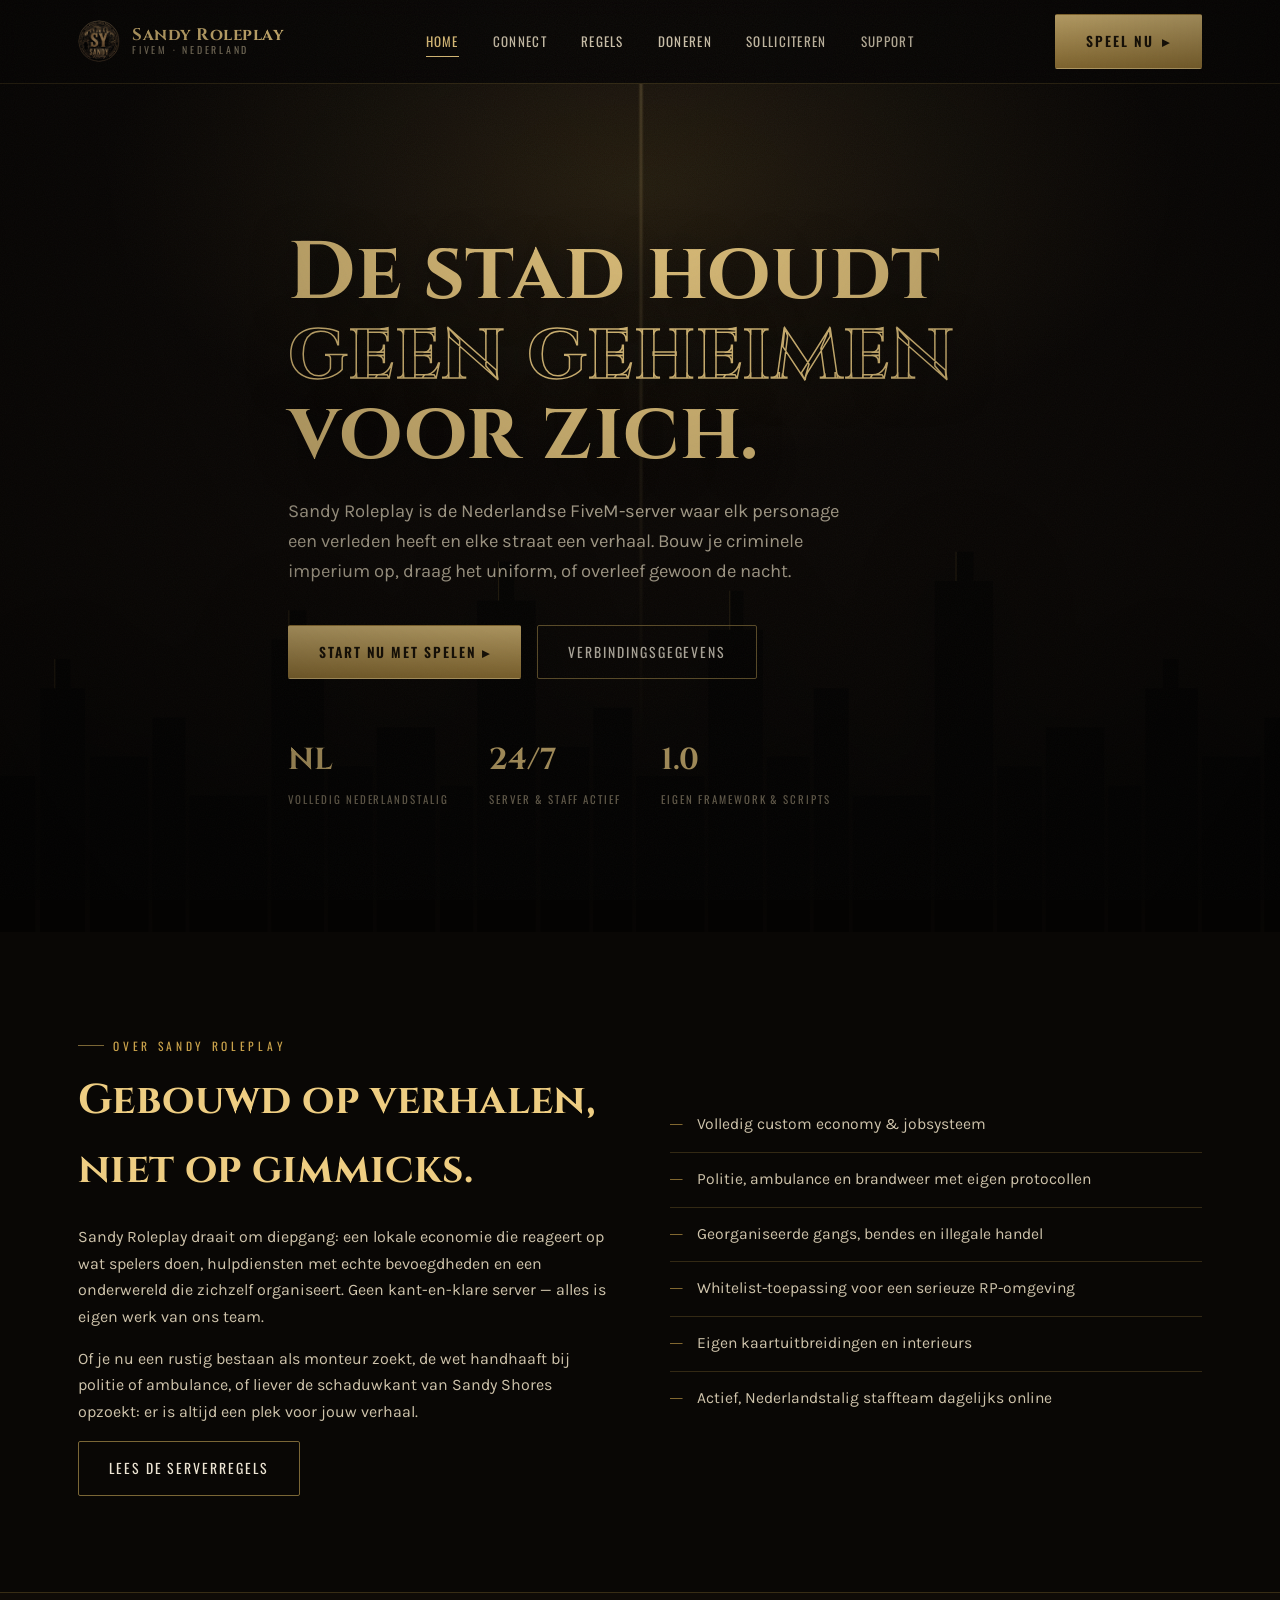
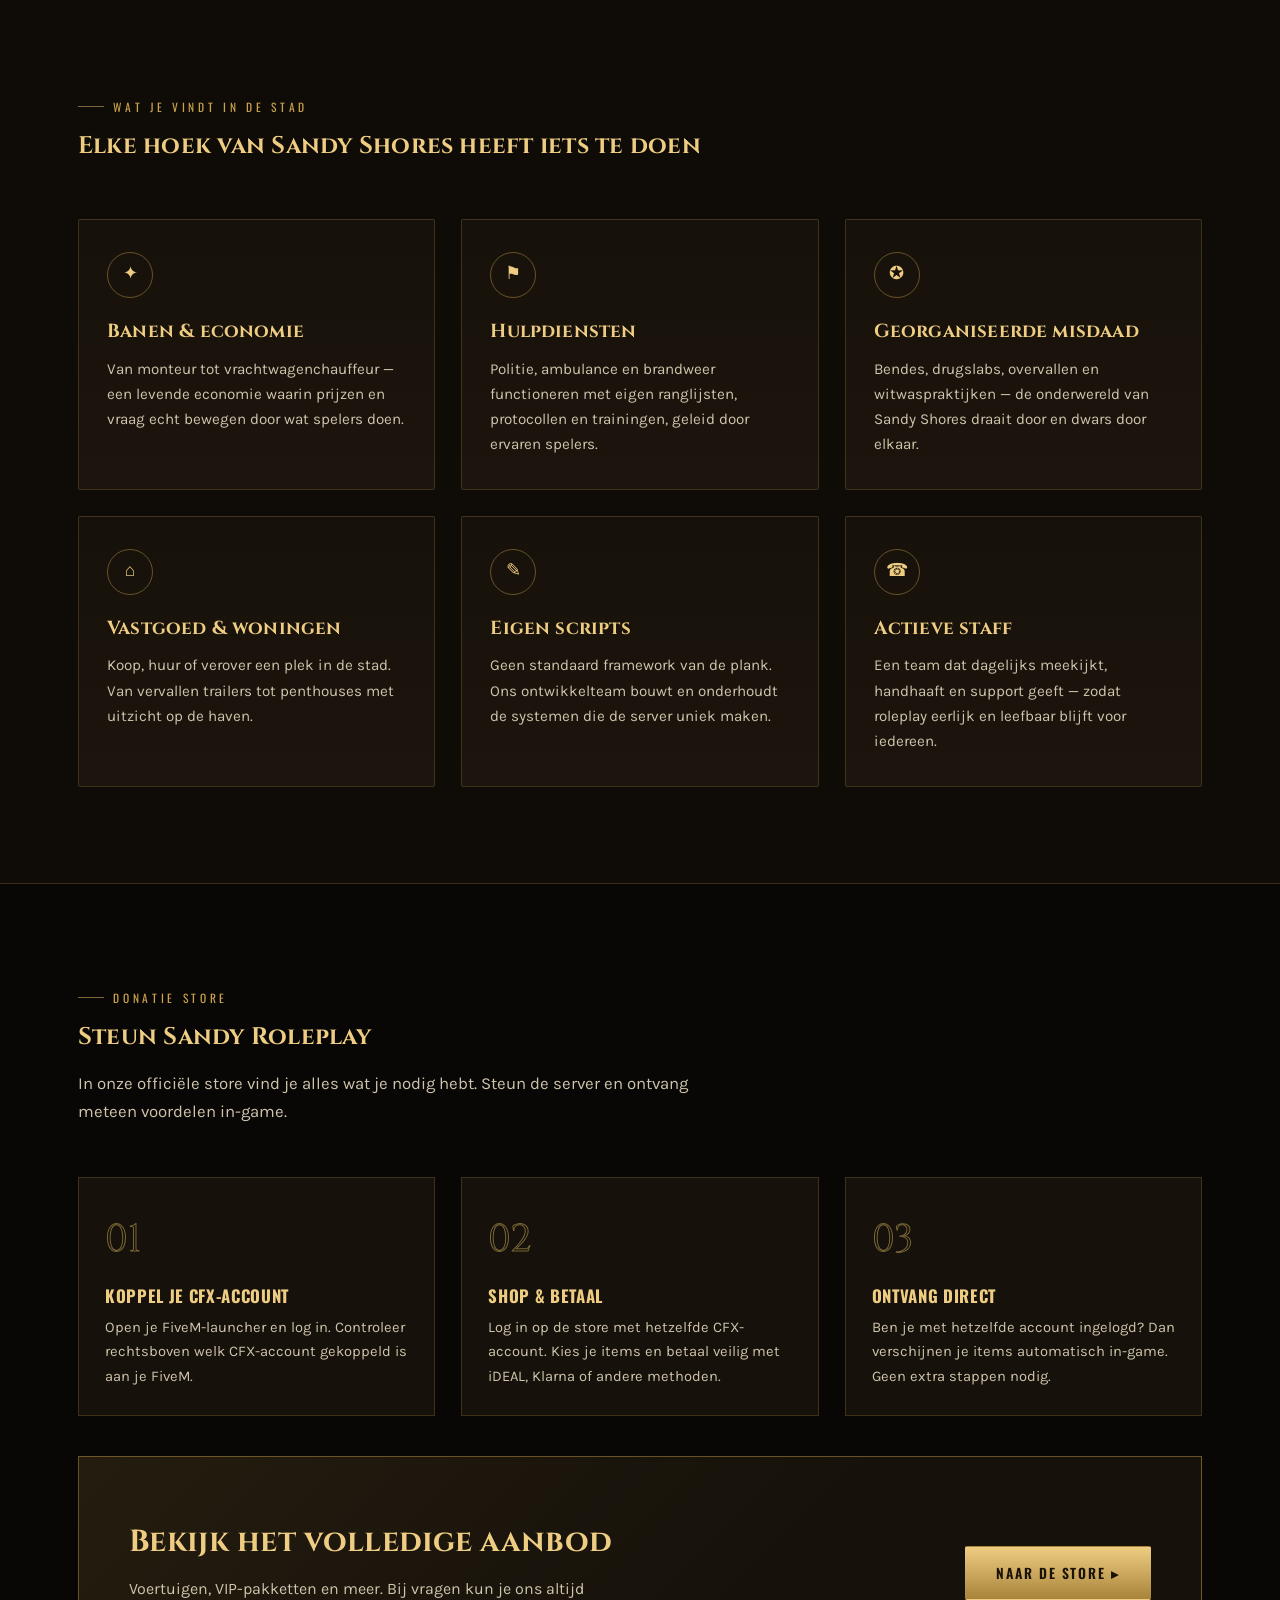
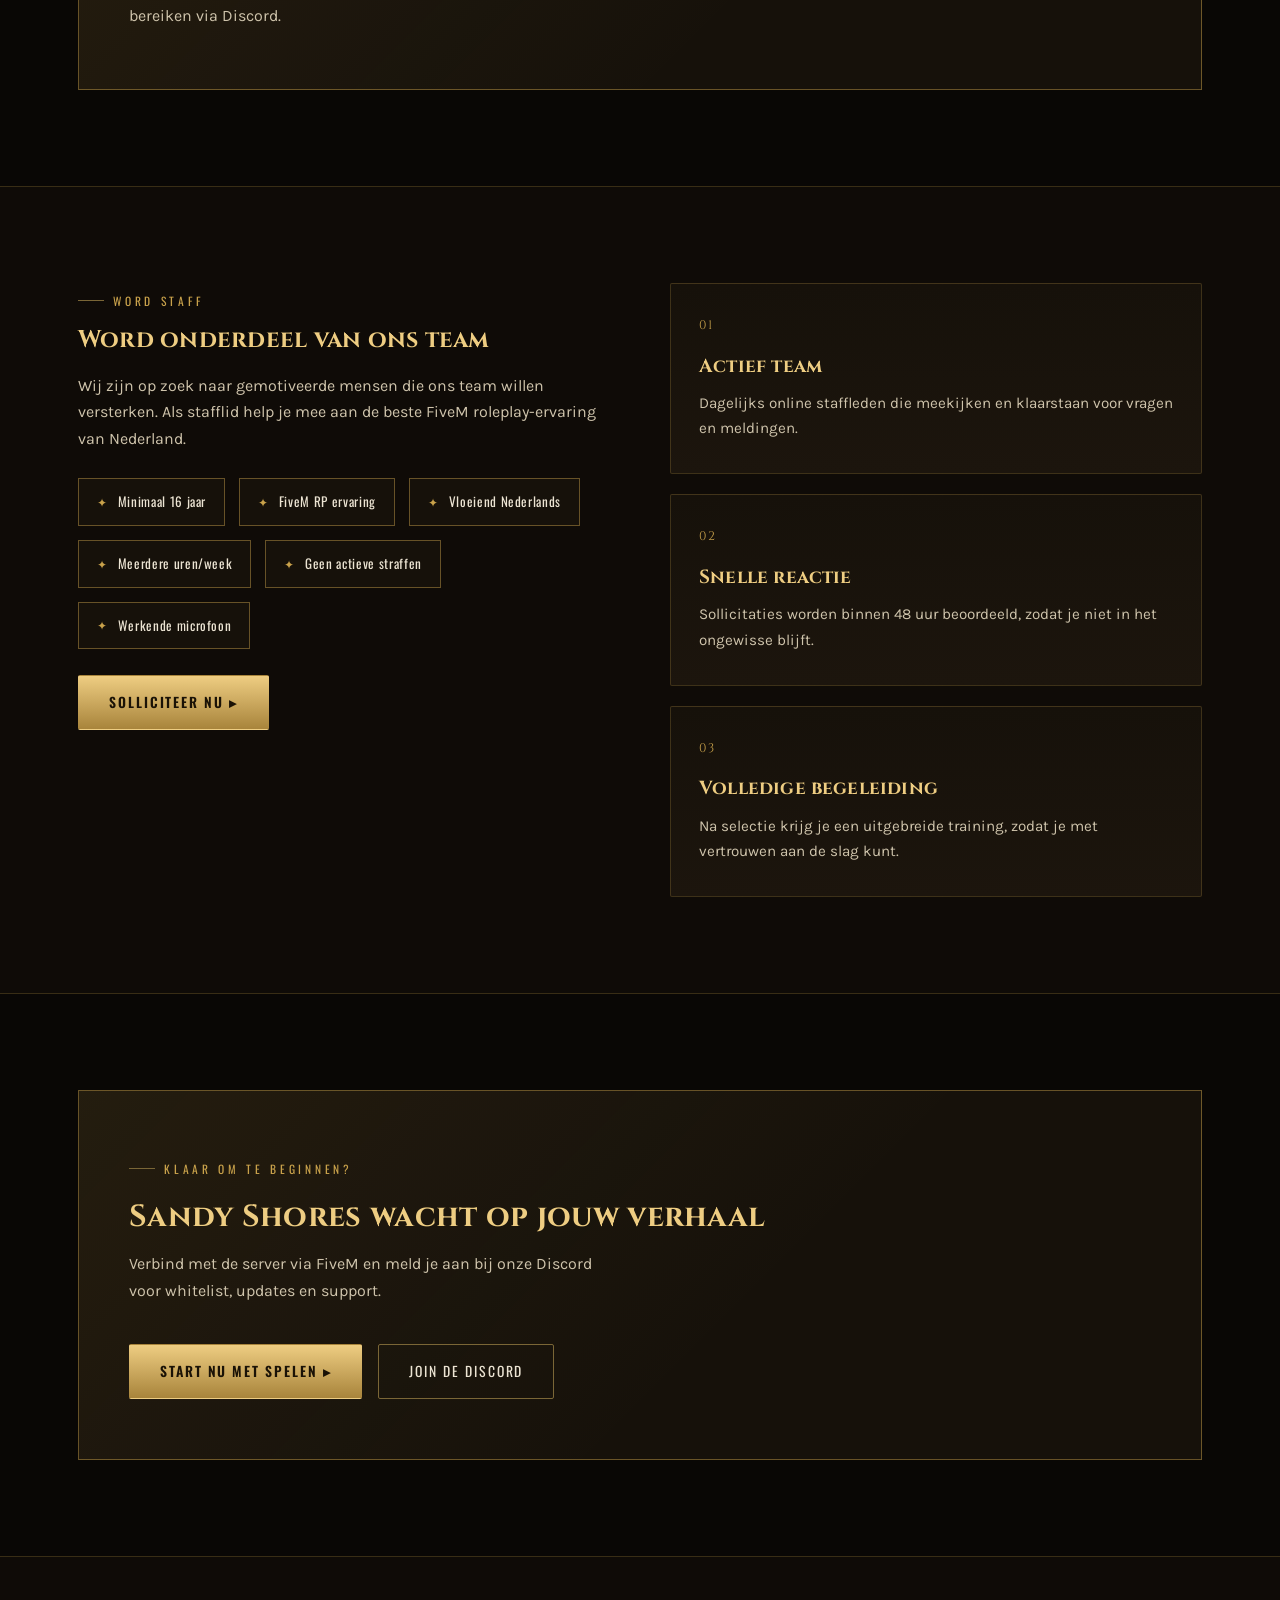
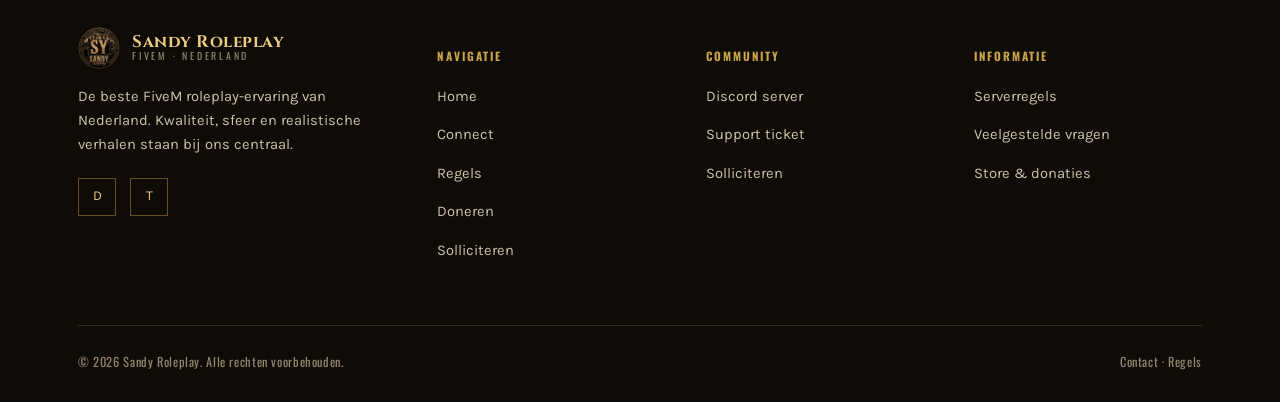
<file: index.html>
<!doctype html>
<html lang="nl">
<head>
<meta charset="UTF-8">
<meta name="viewport" content="width=device-width, initial-scale=1.0">
<title>Sandy Roleplay | Beste Nederlandse FiveM Server</title>
<meta name="description" content="Sandy Roleplay is dé Nederlandse FiveM roleplay-server rond Sandy Shores. Realistische gameplay, actieve staff en een levende onderwereld. Speel vandaag nog.">
<meta property="og:title" content="Sandy Roleplay | Beste Nederlandse FiveM Server">
<meta property="og:description" content="Diepe verhalen, scherpe criminaliteit en een stad die nooit slaapt. Join Sandy Roleplay vandaag.">
<meta property="og:image" content="assets/logo-512.png">
<meta property="og:type" content="website">
<link rel="icon" href="assets/favicon-64.png">
<link rel="stylesheet" href="assets/style.css">
</head>
<body>

<header class="site-header">
  <nav class="nav">
    <a href="./" class="brand">
      <img src="assets/logo-200.png" alt="Sandy Roleplay logo">
      <span class="brand-text"><strong>Sandy Roleplay</strong><span>FiveM · Nederland</span></span>
    </a>
    <ul class="nav-links">
      <li><a href="./">Home</a></li>
      <li><a href="connect/">Connect</a></li>
      <li><a href="regels/">Regels</a></li>
      <li><a href="doneren/">Doneren</a></li>
      <li><a href="solliciteren/">Solliciteren</a></li>
      <li><a href="support/">Support</a></li>
    </ul>
    <div class="nav-cta">
      <a class="btn btn-primary" href="fivem://connect/31.56.25.163:30120"><span>Speel nu</span> ▸</a>
      <button class="nav-toggle" aria-label="Menu openen" aria-expanded="false">☰</button>
    </div>
  </nav>
</header>

<main>

  <!-- ============ HERO ============ -->
  <section class="hero">
    <div class="hero-beam" aria-hidden="true"></div>
    <div class="hero-skyline" aria-hidden="true"></div>
    <div class="container hero-inner">
      <h1>De stad houdt<br><em>geen geheimen</em><br>voor zich.</h1>
      <p class="hero-lede">Sandy Roleplay is de Nederlandse FiveM-server waar elk personage een verleden heeft en elke straat een verhaal. Bouw je criminele imperium op, draag het uniform, of overleef gewoon de nacht.</p>
      <div class="btn-row">
        <a class="btn btn-primary" href="fivem://connect/31.56.25.163:30120">Start nu met spelen ▸</a>
        <a class="btn btn-ghost" href="connect/">Verbindingsgegevens</a>
      </div>
      <div class="hero-stats">
        <div class="hero-stat"><strong>NL</strong><span>Volledig Nederlandstalig</span></div>
        <div class="hero-stat"><strong>24/7</strong><span>Server &amp; staff actief</span></div>
        <div class="hero-stat"><strong>1.0</strong><span>Eigen framework &amp; scripts</span></div>
      </div>
    </div>
  </section>

  <!-- ============ OVER DE SERVER ============ -->
  <section class="section">
    <div class="container">
      <div class="grid grid-2" style="align-items:center; gap:60px;">
        <div class="reveal">
          <div class="eyebrow">Over Sandy Roleplay</div>
          <h2 style="font-size:clamp(1.8rem,3.4vw,2.6rem);">Gebouwd op verhalen,<br>niet op gimmicks.</h2>
          <p>Sandy Roleplay draait om diepgang: een lokale economie die reageert op wat spelers doen, hulpdiensten met echte bevoegdheden en een onderwereld die zichzelf organiseert. Geen kant-en-klare server — alles is eigen werk van ons team.</p>
          <p>Of je nu een rustig bestaan als monteur zoekt, de wet handhaaft bij politie of ambulance, of liever de schaduwkant van Sandy Shores opzoekt: er is altijd een plek voor jouw verhaal.</p>
          <div class="btn-row" style="margin-top:8px;">
            <a class="btn btn-ghost" href="regels/">Lees de serverregels</a>
          </div>
        </div>
        <div class="reveal">
          <ul class="checklist">
            <li>Volledig custom economy &amp; jobsysteem</li>
            <li>Politie, ambulance en brandweer met eigen protocollen</li>
            <li>Georganiseerde gangs, bendes en illegale handel</li>
            <li>Whitelist-toepassing voor een serieuze RP-omgeving</li>
            <li>Eigen kaartuitbreidingen en interieurs</li>
            <li>Actief, Nederlandstalig staffteam dagelijks online</li>
          </ul>
        </div>
      </div>
    </div>
  </section>

  <!-- ============ FEATURES ============ -->
  <section class="section section-alt">
    <div class="container">
      <div class="section-head reveal">
        <div class="eyebrow">Wat je vindt in de stad</div>
        <h2>Elke hoek van Sandy Shores heeft iets te doen</h2>
      </div>
      <div class="grid grid-3">
        <div class="card reveal">
          <div class="card-icon">✦</div>
          <h3>Banen &amp; economie</h3>
          <p>Van monteur tot vrachtwagenchauffeur — een levende economie waarin prijzen en vraag echt bewegen door wat spelers doen.</p>
        </div>
        <div class="card reveal">
          <div class="card-icon">⚑</div>
          <h3>Hulpdiensten</h3>
          <p>Politie, ambulance en brandweer functioneren met eigen ranglijsten, protocollen en trainingen, geleid door ervaren spelers.</p>
        </div>
        <div class="card reveal">
          <div class="card-icon">✪</div>
          <h3>Georganiseerde misdaad</h3>
          <p>Bendes, drugslabs, overvallen en witwaspraktijken — de onderwereld van Sandy Shores draait door en dwars door elkaar.</p>
        </div>
        <div class="card reveal">
          <div class="card-icon">⌂</div>
          <h3>Vastgoed &amp; woningen</h3>
          <p>Koop, huur of verover een plek in de stad. Van vervallen trailers tot penthouses met uitzicht op de haven.</p>
        </div>
        <div class="card reveal">
          <div class="card-icon">✎</div>
          <h3>Eigen scripts</h3>
          <p>Geen standaard framework van de plank. Ons ontwikkelteam bouwt en onderhoudt de systemen die de server uniek maken.</p>
        </div>
        <div class="card reveal">
          <div class="card-icon">☎</div>
          <h3>Actieve staff</h3>
          <p>Een team dat dagelijks meekijkt, handhaaft en support geeft — zodat roleplay eerlijk en leefbaar blijft voor iedereen.</p>
        </div>
      </div>
    </div>
  </section>

  <!-- ============ STORE TEASER ============ -->
  <section class="section">
    <div class="container">
      <div class="section-head reveal">
        <div class="eyebrow">Donatie store</div>
        <h2>Steun Sandy Roleplay</h2>
        <p>In onze officiële store vind je alles wat je nodig hebt. Steun de server en ontvang meteen voordelen in-game.</p>
      </div>
      <div class="steps">
        <div class="step reveal">
          <h4>Koppel je CFX-account</h4>
          <p>Open je FiveM-launcher en log in. Controleer rechtsboven welk CFX-account gekoppeld is aan je FiveM.</p>
        </div>
        <div class="step reveal">
          <h4>Shop &amp; betaal</h4>
          <p>Log in op de store met hetzelfde CFX-account. Kies je items en betaal veilig met iDEAL, Klarna of andere methoden.</p>
        </div>
        <div class="step reveal">
          <h4>Ontvang direct</h4>
          <p>Ben je met hetzelfde account ingelogd? Dan verschijnen je items automatisch in-game. Geen extra stappen nodig.</p>
        </div>
      </div>
      <div class="cta-banner reveal" style="margin-top:40px;">
        <div>
          <h2>Bekijk het volledige aanbod</h2>
          <p>Voertuigen, VIP-pakketten en meer. Bij vragen kun je ons altijd bereiken via Discord.</p>
        </div>
        <a class="btn btn-primary" href="doneren/">Naar de store ▸</a>
      </div>
    </div>
  </section>

  <!-- ============ STAFF TEASER ============ -->
  <section class="section section-alt">
    <div class="container">
      <div class="grid grid-2" style="gap:60px; align-items:start;">
        <div class="reveal">
          <div class="eyebrow">Word staff</div>
          <h2>Word onderdeel van ons team</h2>
          <p>Wij zijn op zoek naar gemotiveerde mensen die ons team willen versterken. Als stafflid help je mee aan de beste FiveM roleplay-ervaring van Nederland.</p>
          <div class="pill-list" style="margin:26px 0;">
            <div class="pill">Minimaal 16 jaar</div>
            <div class="pill">FiveM RP ervaring</div>
            <div class="pill">Vloeiend Nederlands</div>
            <div class="pill">Meerdere uren/week</div>
            <div class="pill">Geen actieve straffen</div>
            <div class="pill">Werkende microfoon</div>
          </div>
          <a class="btn btn-primary" href="solliciteren/">Solliciteer nu ▸</a>
        </div>
        <div class="reveal">
          <div class="card" style="margin-bottom:20px;">
            <span class="num">01</span>
            <h3>Actief team</h3>
            <p>Dagelijks online staffleden die meekijken en klaarstaan voor vragen en meldingen.</p>
          </div>
          <div class="card" style="margin-bottom:20px;">
            <span class="num">02</span>
            <h3>Snelle reactie</h3>
            <p>Sollicitaties worden binnen 48 uur beoordeeld, zodat je niet in het ongewisse blijft.</p>
          </div>
          <div class="card">
            <span class="num">03</span>
            <h3>Volledige begeleiding</h3>
            <p>Na selectie krijg je een uitgebreide training, zodat je met vertrouwen aan de slag kunt.</p>
          </div>
        </div>
      </div>
    </div>
  </section>

  <!-- ============ CTA ============ -->
  <section class="section">
    <div class="container">
      <div class="cta-banner reveal">
        <div>
          <div class="eyebrow" style="margin-bottom:14px;">Klaar om te beginnen?</div>
          <h2>Sandy Shores wacht op jouw verhaal</h2>
          <p>Verbind met de server via FiveM en meld je aan bij onze Discord voor whitelist, updates en support.</p>
        </div>
        <div class="btn-row">
          <a class="btn btn-primary" href="fivem://connect/31.56.25.163:30120">Start nu met spelen ▸</a>
          <a class="btn btn-ghost" href="https://discord.gg/QbQSfhwe2F">Join de Discord</a>
        </div>
      </div>
    </div>
  </section>

</main>

<footer class="site-footer">
  <div class="container">
    <div class="footer-grid">
      <div class="footer-brand">
        <a href="./" class="brand">
          <img src="assets/logo-200.png" alt="Sandy Roleplay logo">
          <span class="brand-text"><strong>Sandy Roleplay</strong><span>FiveM · Nederland</span></span>
        </a>
        <p>De beste FiveM roleplay-ervaring van Nederland. Kwaliteit, sfeer en realistische verhalen staan bij ons centraal.</p>
        <div class="footer-socials">
          <a href="https://discord.gg/QbQSfhwe2F" aria-label="Discord">D</a>
          <a href="https://www.tiktok.com/@sandyroleplay" aria-label="TikTok">T</a>
        </div>
      </div>
      <div class="footer-col">
        <h5>Navigatie</h5>
        <ul>
          <li><a href="./">Home</a></li>
          <li><a href="connect/">Connect</a></li>
          <li><a href="regels/">Regels</a></li>
          <li><a href="doneren/">Doneren</a></li>
          <li><a href="solliciteren/">Solliciteren</a></li>
        </ul>
      </div>
      <div class="footer-col">
        <h5>Community</h5>
        <ul>
          <li><a href="https://discord.gg/QbQSfhwe2F">Discord server</a></li>
          <li><a href="support/">Support ticket</a></li>
          <li><a href="solliciteren/">Solliciteren</a></li>
        </ul>
      </div>
      <div class="footer-col">
        <h5>Informatie</h5>
        <ul>
          <li><a href="regels/">Serverregels</a></li>
          <li><a href="support/">Veelgestelde vragen</a></li>
          <li><a href="doneren/">Store &amp; donaties</a></li>
        </ul>
      </div>
    </div>
    <div class="footer-bottom">
      <span>© 2026 Sandy Roleplay. Alle rechten voorbehouden.</span>
      <span><a href="support/">Contact</a> · <a href="regels/">Regels</a></span>
    </div>
  </div>
</footer>

<script src="assets/script.js"></script>
</body>
</html>
</file>
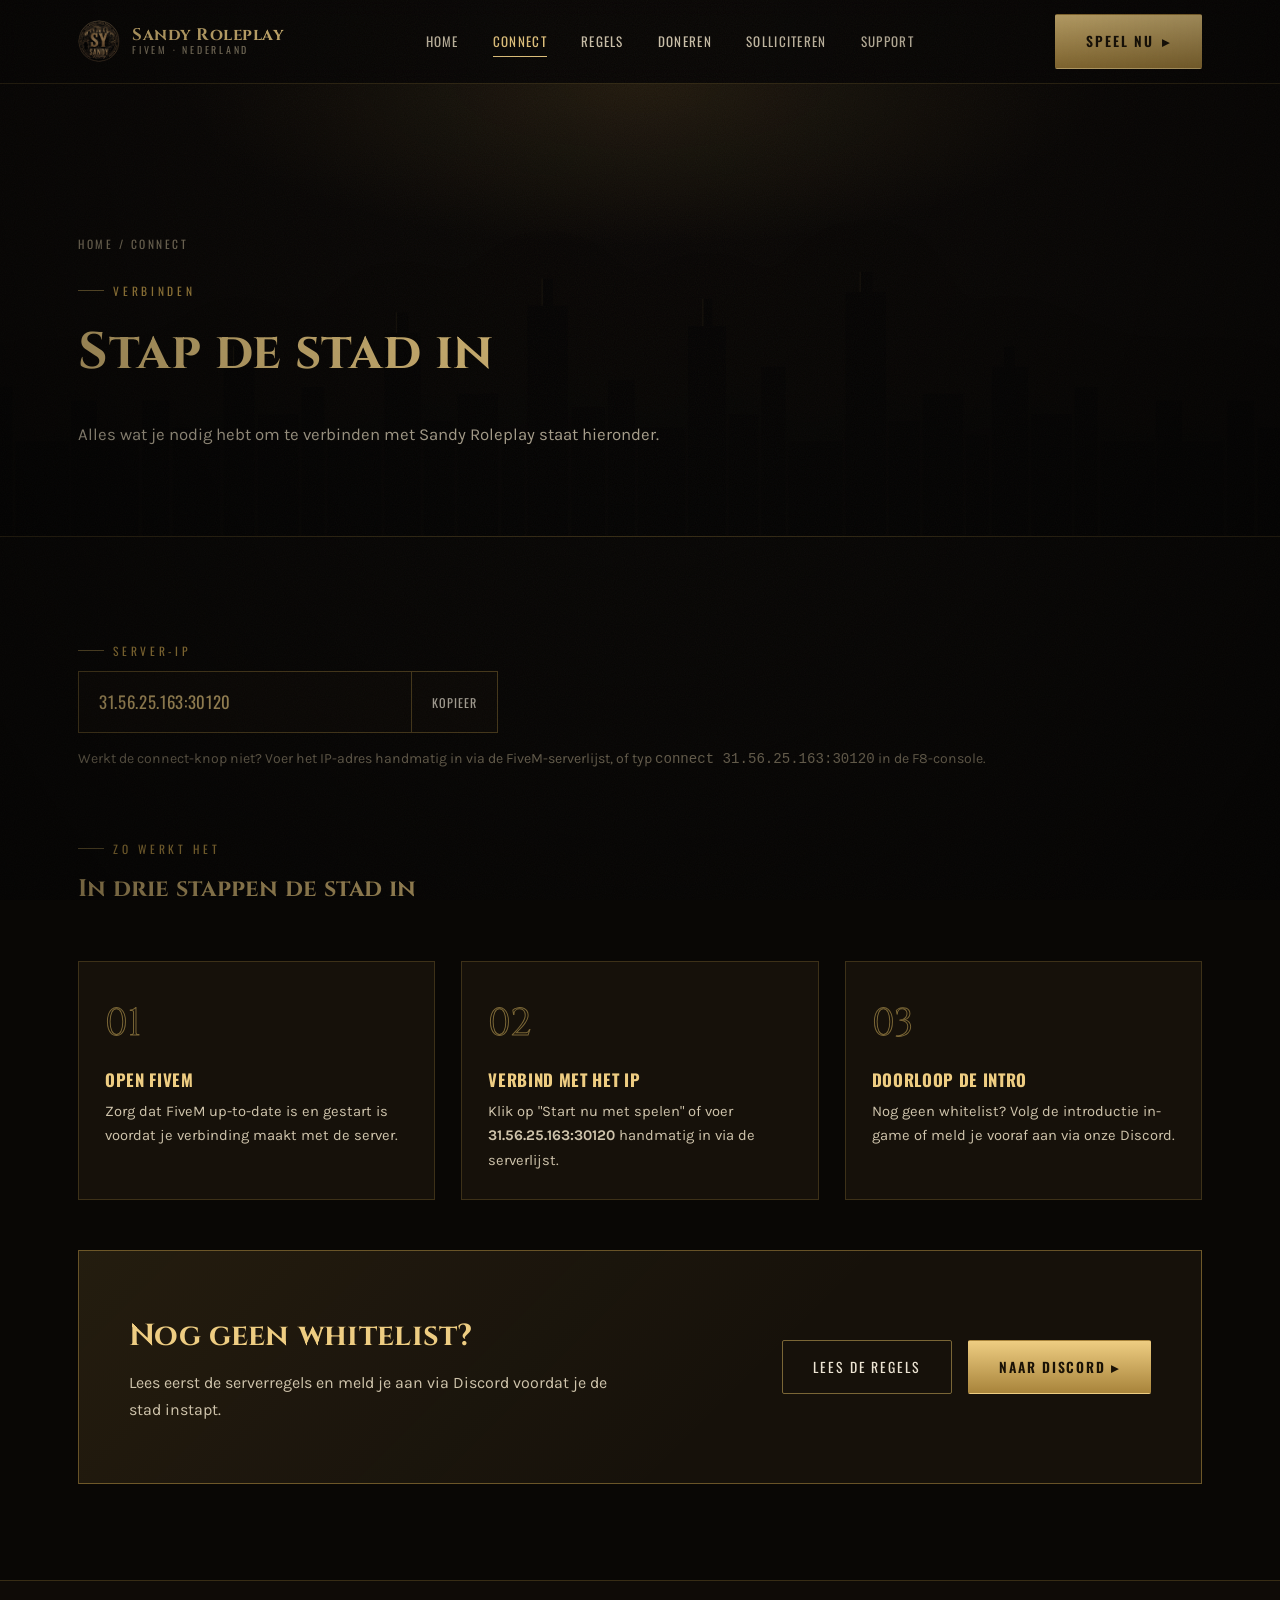
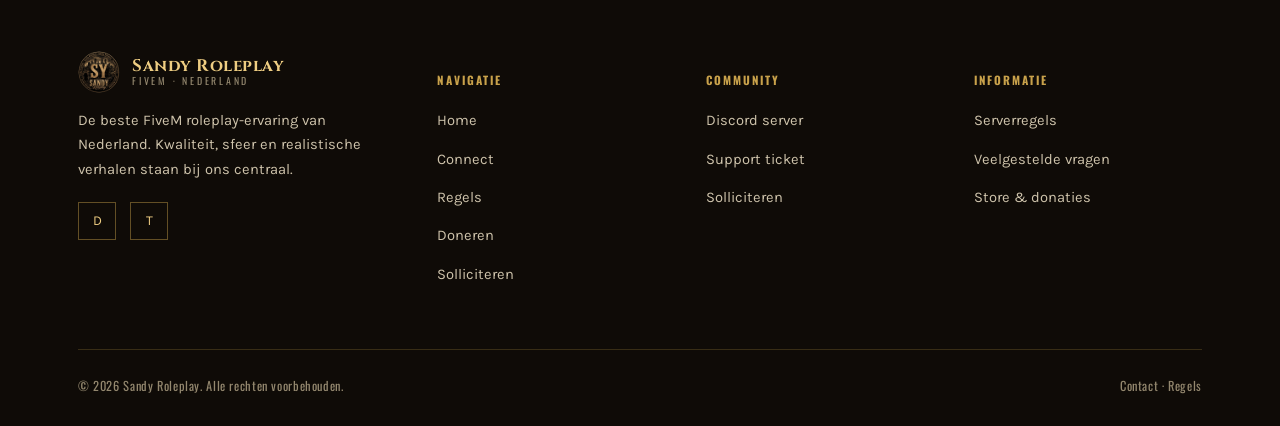
<file: connect/index.html>
<!doctype html>
<html lang="nl">
<head>
<meta charset="UTF-8">
<meta name="viewport" content="width=device-width, initial-scale=1.0">
<title>Connect | Sandy Roleplay</title>
<meta name="description" content="Verbind met Sandy Roleplay. IP-adres, live spelersaantal en een stappenplan om direct te joinen via FiveM.">
<link rel="icon" href="../assets/favicon-64.png">
<link rel="stylesheet" href="../assets/style.css">
</head>
<body>

<header class="site-header">
  <nav class="nav">
    <a href="../" class="brand">
      <img src="../assets/logo-200.png" alt="Sandy Roleplay logo">
      <span class="brand-text"><strong>Sandy Roleplay</strong><span>FiveM · Nederland</span></span>
    </a>
    <ul class="nav-links">
      <li><a href="../">Home</a></li>
      <li><a href="../connect/">Connect</a></li>
      <li><a href="../regels/">Regels</a></li>
      <li><a href="../doneren/">Doneren</a></li>
      <li><a href="../solliciteren/">Solliciteren</a></li>
      <li><a href="../support/">Support</a></li>
    </ul>
    <div class="nav-cta">
      <a class="btn btn-primary" href="fivem://connect/31.56.25.163:30120"><span>Speel nu</span> ▸</a>
      <button class="nav-toggle" aria-label="Menu openen" aria-expanded="false">☰</button>
    </div>
  </nav>
</header>

<main>

  <section class="page-header">
    <div class="hero-skyline" aria-hidden="true"></div>
    <div class="container">
      <div class="crumb"><a href="../">Home</a> / Connect</div>
      <div class="eyebrow">Verbinden</div>
      <h1>Stap de stad in</h1>
      <p>Alles wat je nodig hebt om te verbinden met Sandy Roleplay staat hieronder.</p>
    </div>
  </section>

  <section class="section">
    <div class="container">

      <div class="reveal" style="margin:0 0 60px;">
        <div class="eyebrow">Server-IP</div>
        <div class="ip-box">
          <code id="server-ip">31.56.25.163:30120</code>
          <button type="button" data-copy="31.56.25.163:30120">Kopieer</button>
        </div>
        <p class="text-muted" style="margin-top:14px; font-size:.88rem;">Werkt de connect-knop niet? Voer het IP-adres handmatig in via de FiveM-serverlijst, of typ <code>connect 31.56.25.163:30120</code> in de F8-console.</p>
      </div>

      <div class="section-head reveal">
        <div class="eyebrow">Zo werkt het</div>
        <h2>In drie stappen de stad in</h2>
      </div>
      <div class="steps">
        <div class="step reveal">
          <h4>Open FiveM</h4>
          <p>Zorg dat FiveM up-to-date is en gestart is voordat je verbinding maakt met de server.</p>
        </div>
        <div class="step reveal">
          <h4>Verbind met het IP</h4>
          <p>Klik op "Start nu met spelen" of voer <strong>31.56.25.163:30120</strong> handmatig in via de serverlijst.</p>
        </div>
        <div class="step reveal">
          <h4>Doorloop de intro</h4>
          <p>Nog geen whitelist? Volg de introductie in-game of meld je vooraf aan via onze Discord.</p>
        </div>
      </div>

      <div class="cta-banner reveal" style="margin-top:50px;">
        <div>
          <h2>Nog geen whitelist?</h2>
          <p>Lees eerst de serverregels en meld je aan via Discord voordat je de stad instapt.</p>
        </div>
        <div class="btn-row">
          <a class="btn btn-ghost" href="../regels/">Lees de regels</a>
          <a class="btn btn-primary" href="https://discord.gg/QbQSfhwe2F">Naar Discord ▸</a>
        </div>
      </div>

    </div>
  </section>

</main>

<footer class="site-footer">
  <div class="container">
    <div class="footer-grid">
      <div class="footer-brand">
        <a href="../" class="brand">
          <img src="../assets/logo-200.png" alt="Sandy Roleplay logo">
          <span class="brand-text"><strong>Sandy Roleplay</strong><span>FiveM · Nederland</span></span>
        </a>
        <p>De beste FiveM roleplay-ervaring van Nederland. Kwaliteit, sfeer en realistische verhalen staan bij ons centraal.</p>
        <div class="footer-socials">
          <a href="https://discord.gg/QbQSfhwe2F" aria-label="Discord">D</a>
          <a href="https://www.tiktok.com/@sandyroleplay" aria-label="TikTok">T</a>
        </div>
      </div>
      <div class="footer-col">
        <h5>Navigatie</h5>
        <ul>
          <li><a href="../">Home</a></li>
          <li><a href="../connect/">Connect</a></li>
          <li><a href="../regels/">Regels</a></li>
          <li><a href="../doneren/">Doneren</a></li>
          <li><a href="../solliciteren/">Solliciteren</a></li>
        </ul>
      </div>
      <div class="footer-col">
        <h5>Community</h5>
        <ul>
          <li><a href="https://discord.gg/QbQSfhwe2F">Discord server</a></li>
          <li><a href="../support/">Support ticket</a></li>
          <li><a href="../solliciteren/">Solliciteren</a></li>
        </ul>
      </div>
      <div class="footer-col">
        <h5>Informatie</h5>
        <ul>
          <li><a href="../regels/">Serverregels</a></li>
          <li><a href="../support/">Veelgestelde vragen</a></li>
          <li><a href="../doneren/">Store &amp; donaties</a></li>
        </ul>
      </div>
    </div>
    <div class="footer-bottom">
      <span>© 2026 Sandy Roleplay. Alle rechten voorbehouden.</span>
      <span><a href="../support/">Contact</a> · <a href="../regels/">Regels</a></span>
    </div>
  </div>
</footer>

<script src="../assets/script.js"></script>
</body>
</html>
</file>
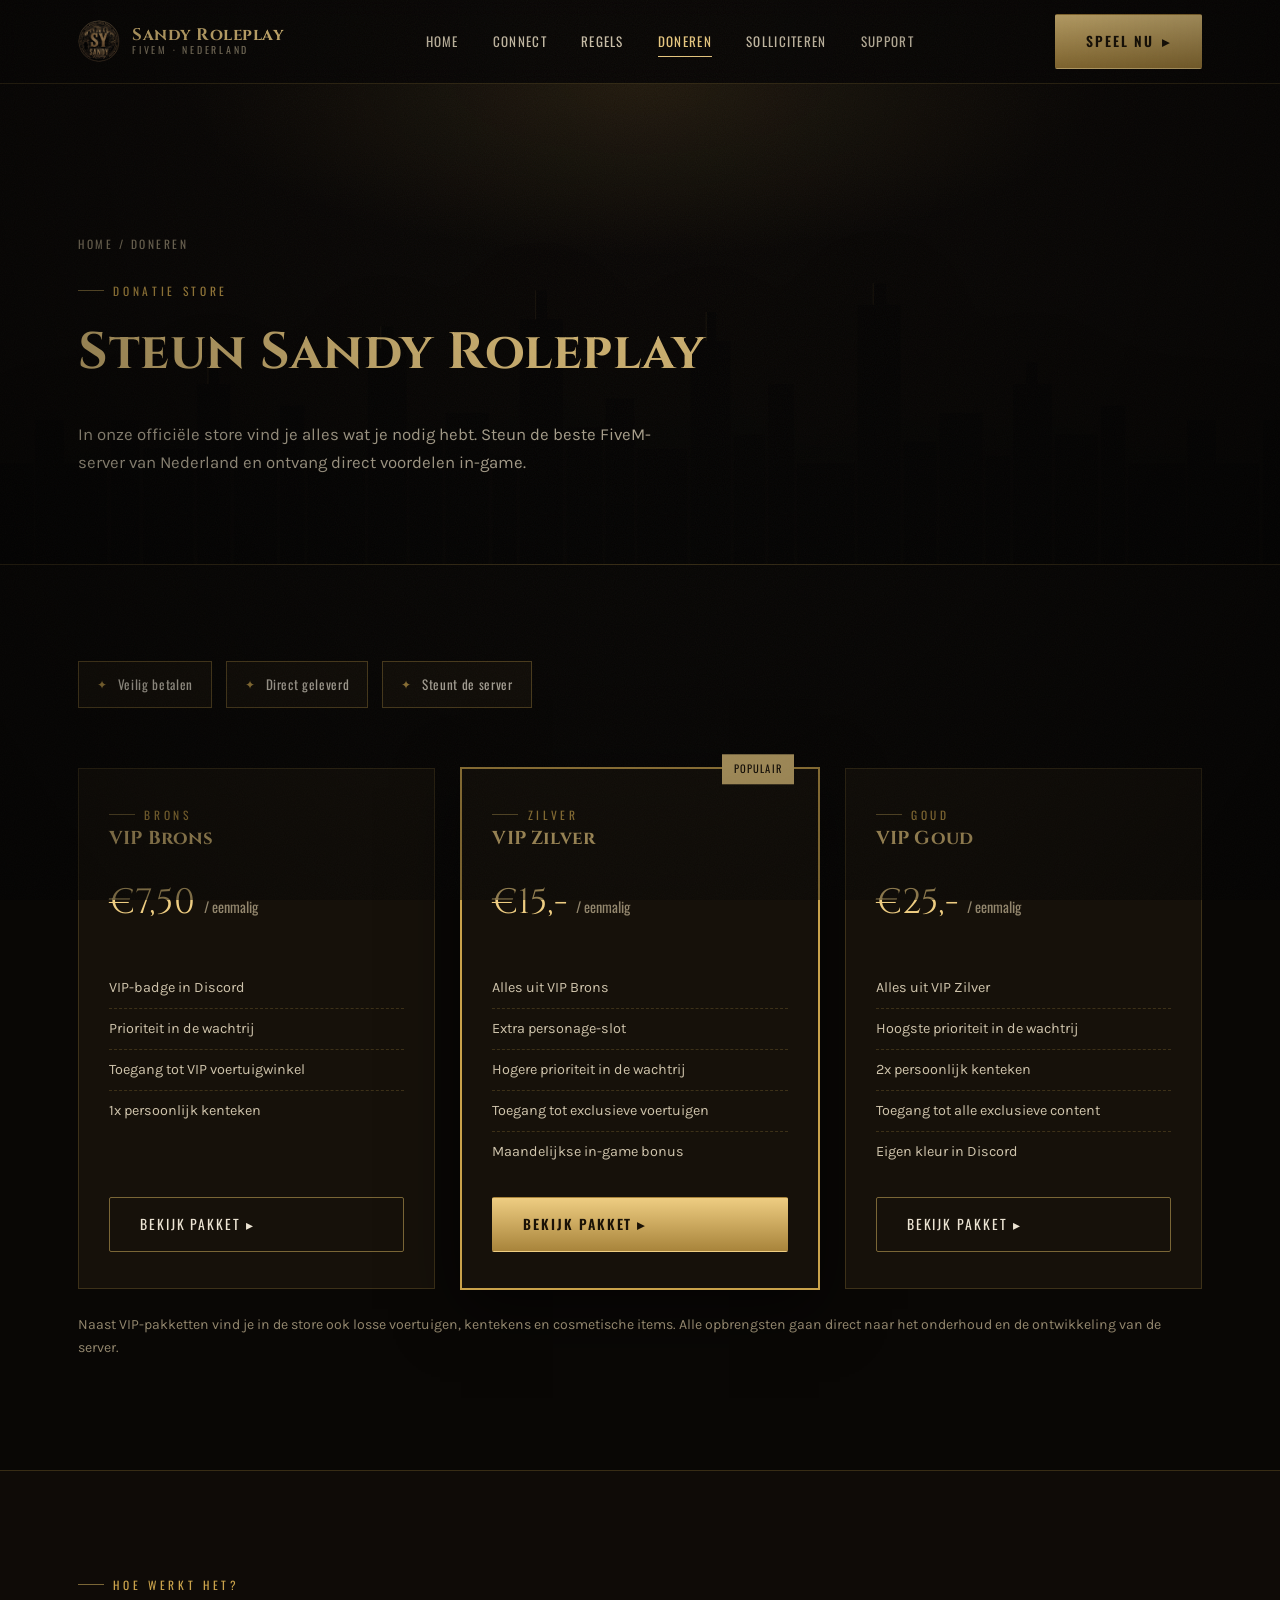
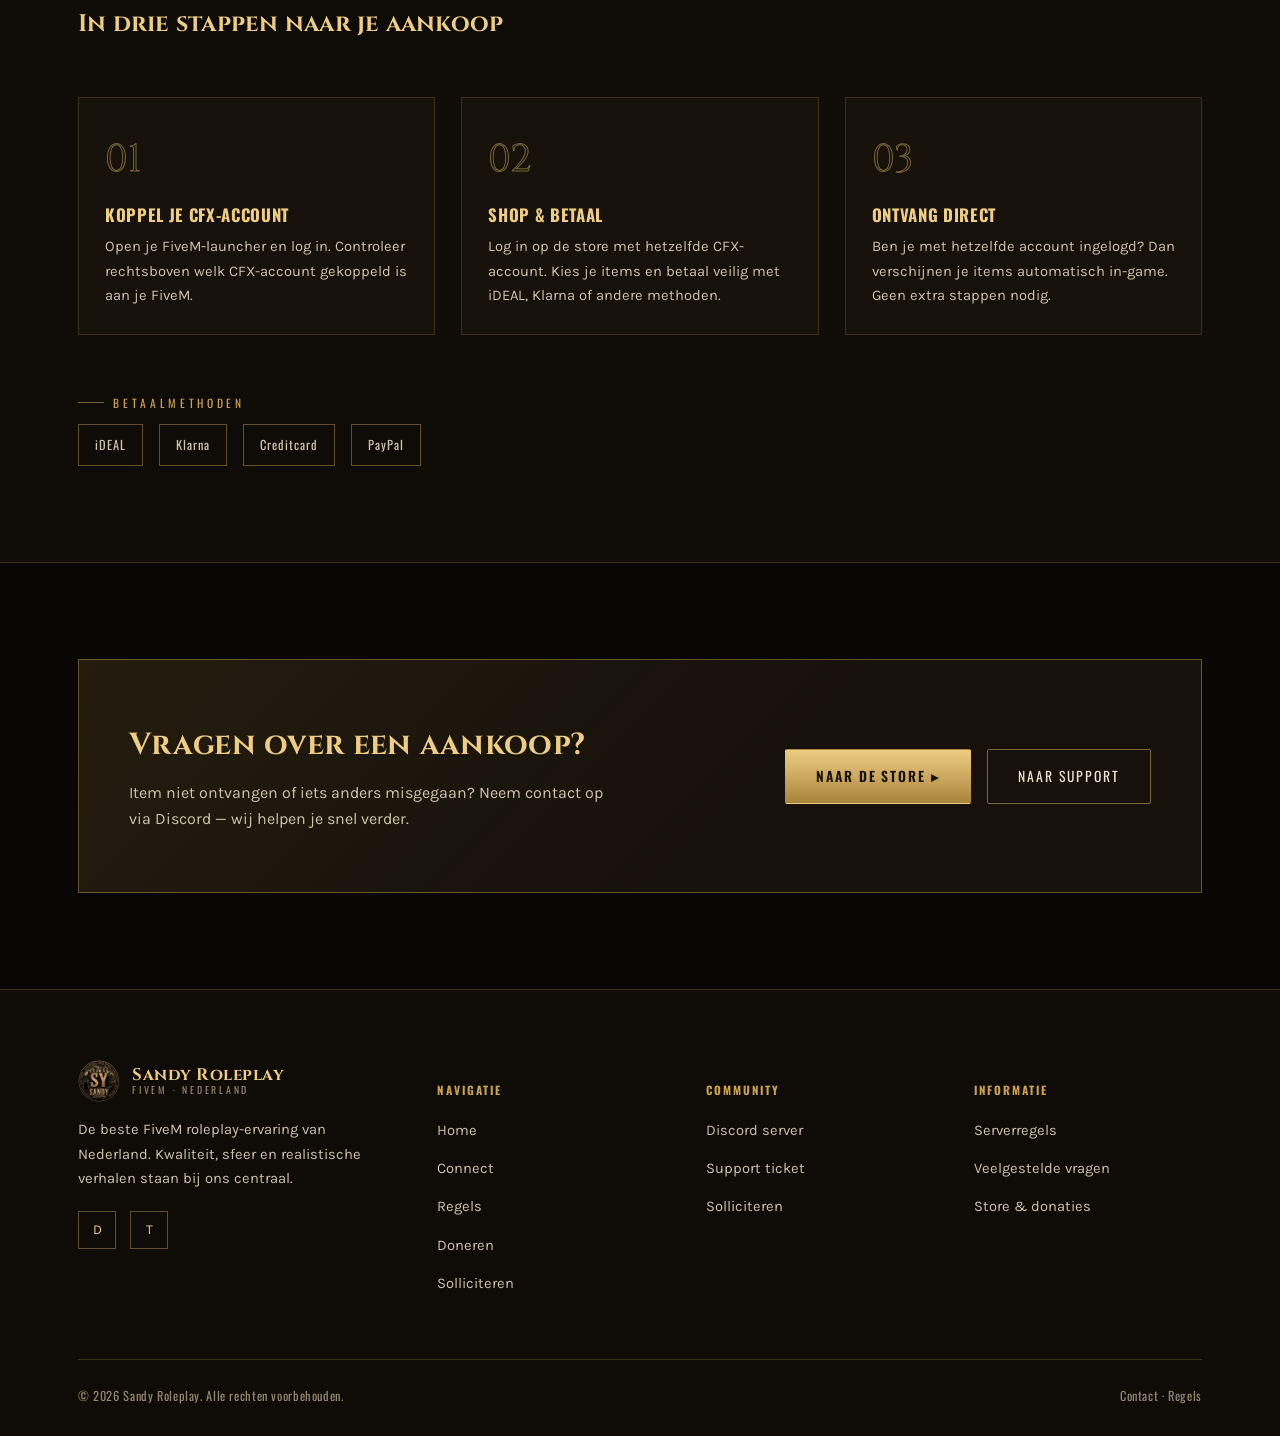
<file: doneren/index.html>
<!doctype html>
<html lang="nl">
<head>
<meta charset="UTF-8">
<meta name="viewport" content="width=device-width, initial-scale=1.0">
<title>Doneren | Sandy Roleplay</title>
<meta name="description" content="Steun Sandy Roleplay via de officiële store. Bekijk de pakketten, betaalmethoden en hoe je je aankoop in-game ontvangt.">
<link rel="icon" href="../assets/favicon-64.png">
<link rel="stylesheet" href="../assets/style.css">
</head>
<body>

<header class="site-header">
  <nav class="nav">
    <a href="../" class="brand">
      <img src="../assets/logo-200.png" alt="Sandy Roleplay logo">
      <span class="brand-text"><strong>Sandy Roleplay</strong><span>FiveM · Nederland</span></span>
    </a>
    <ul class="nav-links">
      <li><a href="../">Home</a></li>
      <li><a href="../connect/">Connect</a></li>
      <li><a href="../regels/">Regels</a></li>
      <li><a href="../doneren/">Doneren</a></li>
      <li><a href="../solliciteren/">Solliciteren</a></li>
      <li><a href="../support/">Support</a></li>
    </ul>
    <div class="nav-cta">
      <a class="btn btn-primary" href="fivem://connect/31.56.25.163:30120"><span>Speel nu</span> ▸</a>
      <button class="nav-toggle" aria-label="Menu openen" aria-expanded="false">☰</button>
    </div>
  </nav>
</header>

<main>

  <section class="page-header">
    <div class="hero-skyline" aria-hidden="true"></div>
    <div class="container">
      <div class="crumb"><a href="../">Home</a> / Doneren</div>
      <div class="eyebrow">Donatie store</div>
      <h1>Steun Sandy Roleplay</h1>
      <p>In onze officiële store vind je alles wat je nodig hebt. Steun de beste FiveM-server van Nederland en ontvang direct voordelen in-game.</p>
    </div>
  </section>

  <section class="section">
    <div class="container">
      <div class="pill-list reveal" style="margin-bottom:60px;">
        <div class="pill">Veilig betalen</div>
        <div class="pill">Direct geleverd</div>
        <div class="pill">Steunt de server</div>
      </div>

      <div class="grid grid-3">
        <div class="price-card reveal">
          <div class="eyebrow" style="margin-bottom:0;">Brons</div>
          <h3>VIP Brons</h3>
          <div class="price">€7,50 <span>/ eenmalig</span></div>
          <ul>
            <li>VIP-badge in Discord</li>
            <li>Prioriteit in de wachtrij</li>
            <li>Toegang tot VIP voertuigwinkel</li>
            <li>1x persoonlijk kenteken</li>
          </ul>
          <a class="btn btn-ghost" href="https://sandyroleplay.tebex.io/">Bekijk pakket ▸</a>
        </div>
        <div class="price-card featured reveal">
          <div class="flag">Populair</div>
          <div class="eyebrow" style="margin-bottom:0;">Zilver</div>
          <h3>VIP Zilver</h3>
          <div class="price">€15,- <span>/ eenmalig</span></div>
          <ul>
            <li>Alles uit VIP Brons</li>
            <li>Extra personage-slot</li>
            <li>Hogere prioriteit in de wachtrij</li>
            <li>Toegang tot exclusieve voertuigen</li>
            <li>Maandelijkse in-game bonus</li>
          </ul>
          <a class="btn btn-primary" href="https://sandyroleplay.tebex.io/">Bekijk pakket ▸</a>
        </div>
        <div class="price-card reveal">
          <div class="eyebrow" style="margin-bottom:0;">Goud</div>
          <h3>VIP Goud</h3>
          <div class="price">€25,- <span>/ eenmalig</span></div>
          <ul>
            <li>Alles uit VIP Zilver</li>
            <li>Hoogste prioriteit in de wachtrij</li>
            <li>2x persoonlijk kenteken</li>
            <li>Toegang tot alle exclusieve content</li>
            <li>Eigen kleur in Discord</li>
          </ul>
          <a class="btn btn-ghost" href="https://sandyroleplay.tebex.io/">Bekijk pakket ▸</a>
        </div>
      </div>

      <p class="text-muted reveal" style="margin-top:24px; font-size:.88rem;">Naast VIP-pakketten vind je in de store ook losse voertuigen, kentekens en cosmetische items. Alle opbrengsten gaan direct naar het onderhoud en de ontwikkeling van de server.</p>
    </div>
  </section>

  <section class="section section-alt">
    <div class="container">
      <div class="section-head reveal">
        <div class="eyebrow">Hoe werkt het?</div>
        <h2>In drie stappen naar je aankoop</h2>
      </div>
      <div class="steps">
        <div class="step reveal">
          <h4>Koppel je CFX-account</h4>
          <p>Open je FiveM-launcher en log in. Controleer rechtsboven welk CFX-account gekoppeld is aan je FiveM.</p>
        </div>
        <div class="step reveal">
          <h4>Shop &amp; betaal</h4>
          <p>Log in op de store met hetzelfde CFX-account. Kies je items en betaal veilig met iDEAL, Klarna of andere methoden.</p>
        </div>
        <div class="step reveal">
          <h4>Ontvang direct</h4>
          <p>Ben je met hetzelfde account ingelogd? Dan verschijnen je items automatisch in-game. Geen extra stappen nodig.</p>
        </div>
      </div>

      <div class="reveal" style="margin-top:50px;">
        <div class="eyebrow">Betaalmethoden</div>
        <div class="pay-row">
          <div class="pay-chip">iDEAL</div>
          <div class="pay-chip">Klarna</div>
          <div class="pay-chip">Creditcard</div>
          <div class="pay-chip">PayPal</div>
        </div>
      </div>
    </div>
  </section>

  <section class="section">
    <div class="container">
      <div class="cta-banner reveal">
        <div>
          <h2>Vragen over een aankoop?</h2>
          <p>Item niet ontvangen of iets anders misgegaan? Neem contact op via Discord — wij helpen je snel verder.</p>
        </div>
        <div class="btn-row">
          <a class="btn btn-primary" href="https://sandyroleplay.tebex.io/">Naar de store ▸</a>
          <a class="btn btn-ghost" href="../support/">Naar support</a>
        </div>
      </div>
    </div>
  </section>

</main>

<footer class="site-footer">
  <div class="container">
    <div class="footer-grid">
      <div class="footer-brand">
        <a href="../" class="brand">
          <img src="../assets/logo-200.png" alt="Sandy Roleplay logo">
          <span class="brand-text"><strong>Sandy Roleplay</strong><span>FiveM · Nederland</span></span>
        </a>
        <p>De beste FiveM roleplay-ervaring van Nederland. Kwaliteit, sfeer en realistische verhalen staan bij ons centraal.</p>
        <div class="footer-socials">
          <a href="https://discord.gg/QbQSfhwe2F" aria-label="Discord">D</a>
          <a href="https://www.tiktok.com/@sandyroleplay" aria-label="TikTok">T</a>
        </div>
      </div>
      <div class="footer-col">
        <h5>Navigatie</h5>
        <ul>
          <li><a href="../">Home</a></li>
          <li><a href="../connect/">Connect</a></li>
          <li><a href="../regels/">Regels</a></li>
          <li><a href="../doneren/">Doneren</a></li>
          <li><a href="../solliciteren/">Solliciteren</a></li>
        </ul>
      </div>
      <div class="footer-col">
        <h5>Community</h5>
        <ul>
          <li><a href="https://discord.gg/QbQSfhwe2F">Discord server</a></li>
          <li><a href="../support/">Support ticket</a></li>
          <li><a href="../solliciteren/">Solliciteren</a></li>
        </ul>
      </div>
      <div class="footer-col">
        <h5>Informatie</h5>
        <ul>
          <li><a href="../regels/">Serverregels</a></li>
          <li><a href="../support/">Veelgestelde vragen</a></li>
          <li><a href="../doneren/">Store &amp; donaties</a></li>
        </ul>
      </div>
    </div>
    <div class="footer-bottom">
      <span>© 2026 Sandy Roleplay. Alle rechten voorbehouden.</span>
      <span><a href="../support/">Contact</a> · <a href="../regels/">Regels</a></span>
    </div>
  </div>
</footer>

<script src="../assets/script.js"></script>
</body>
</html>
</file>
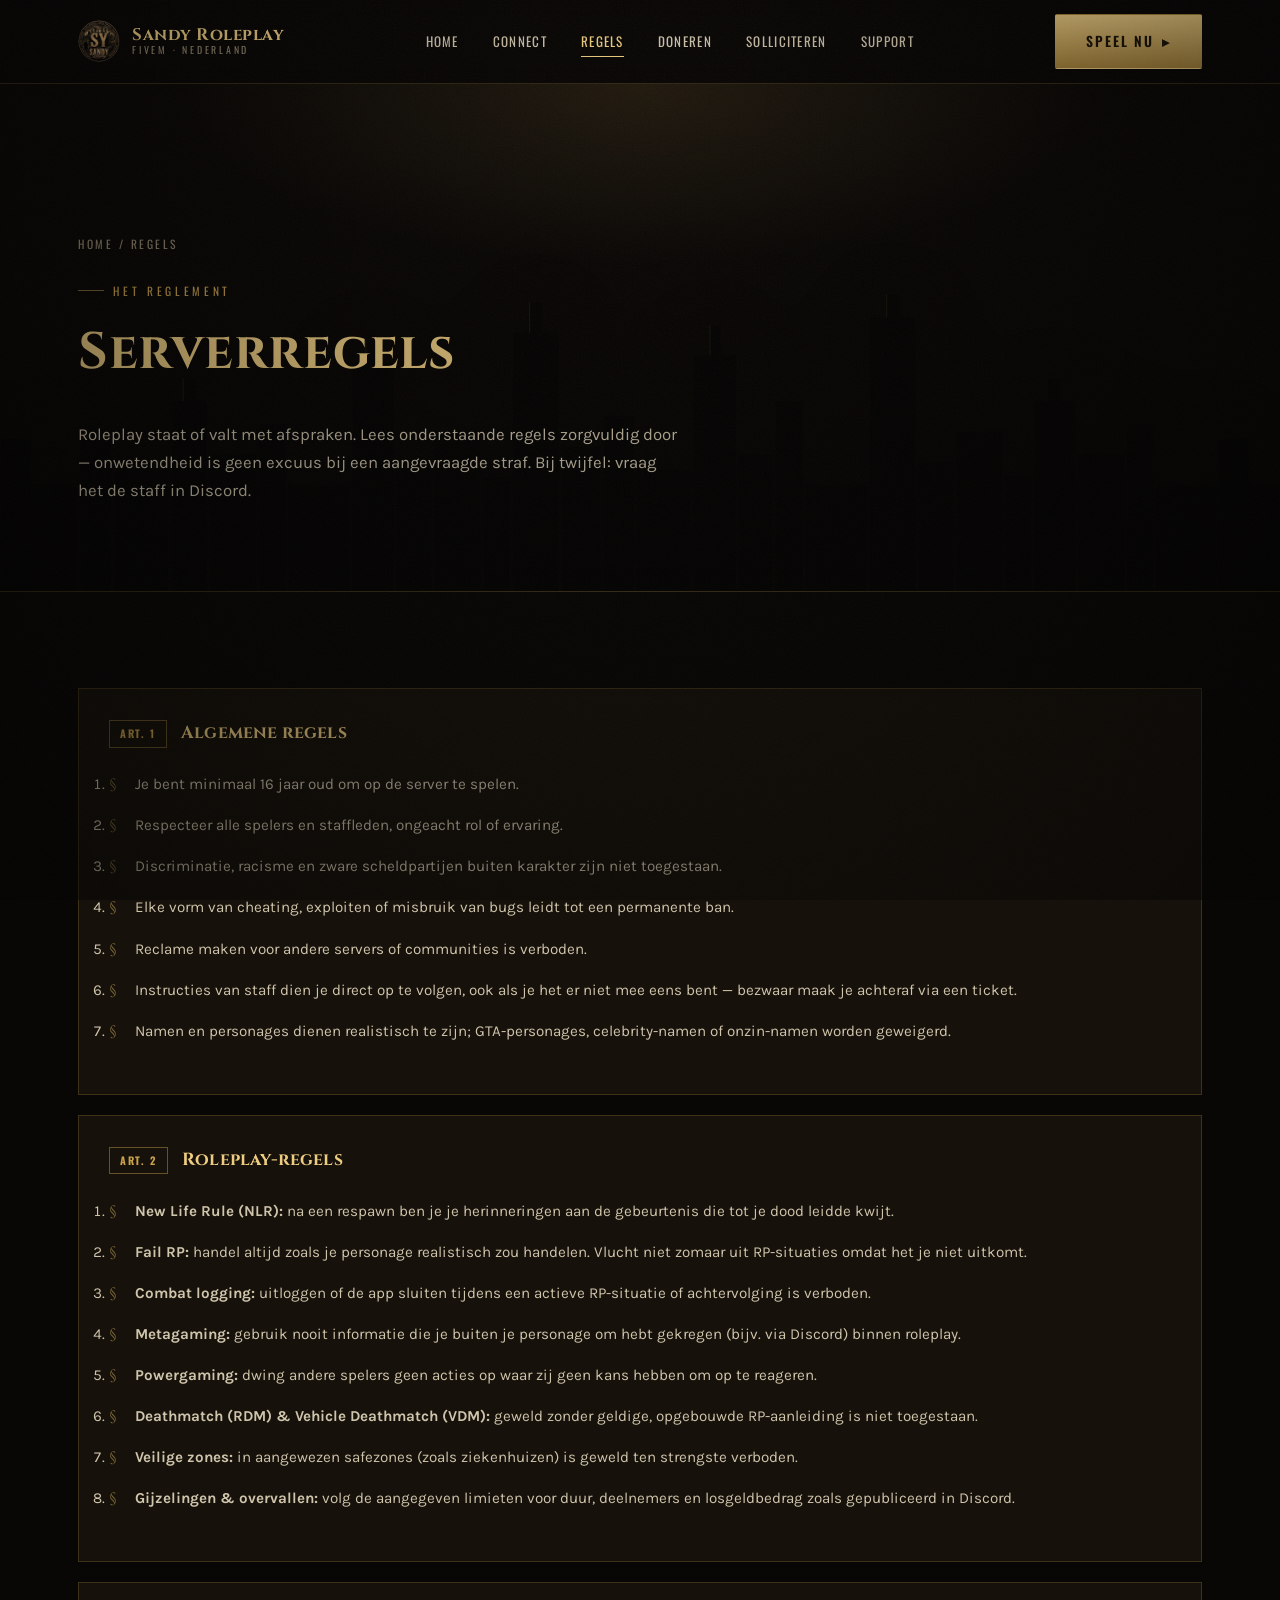
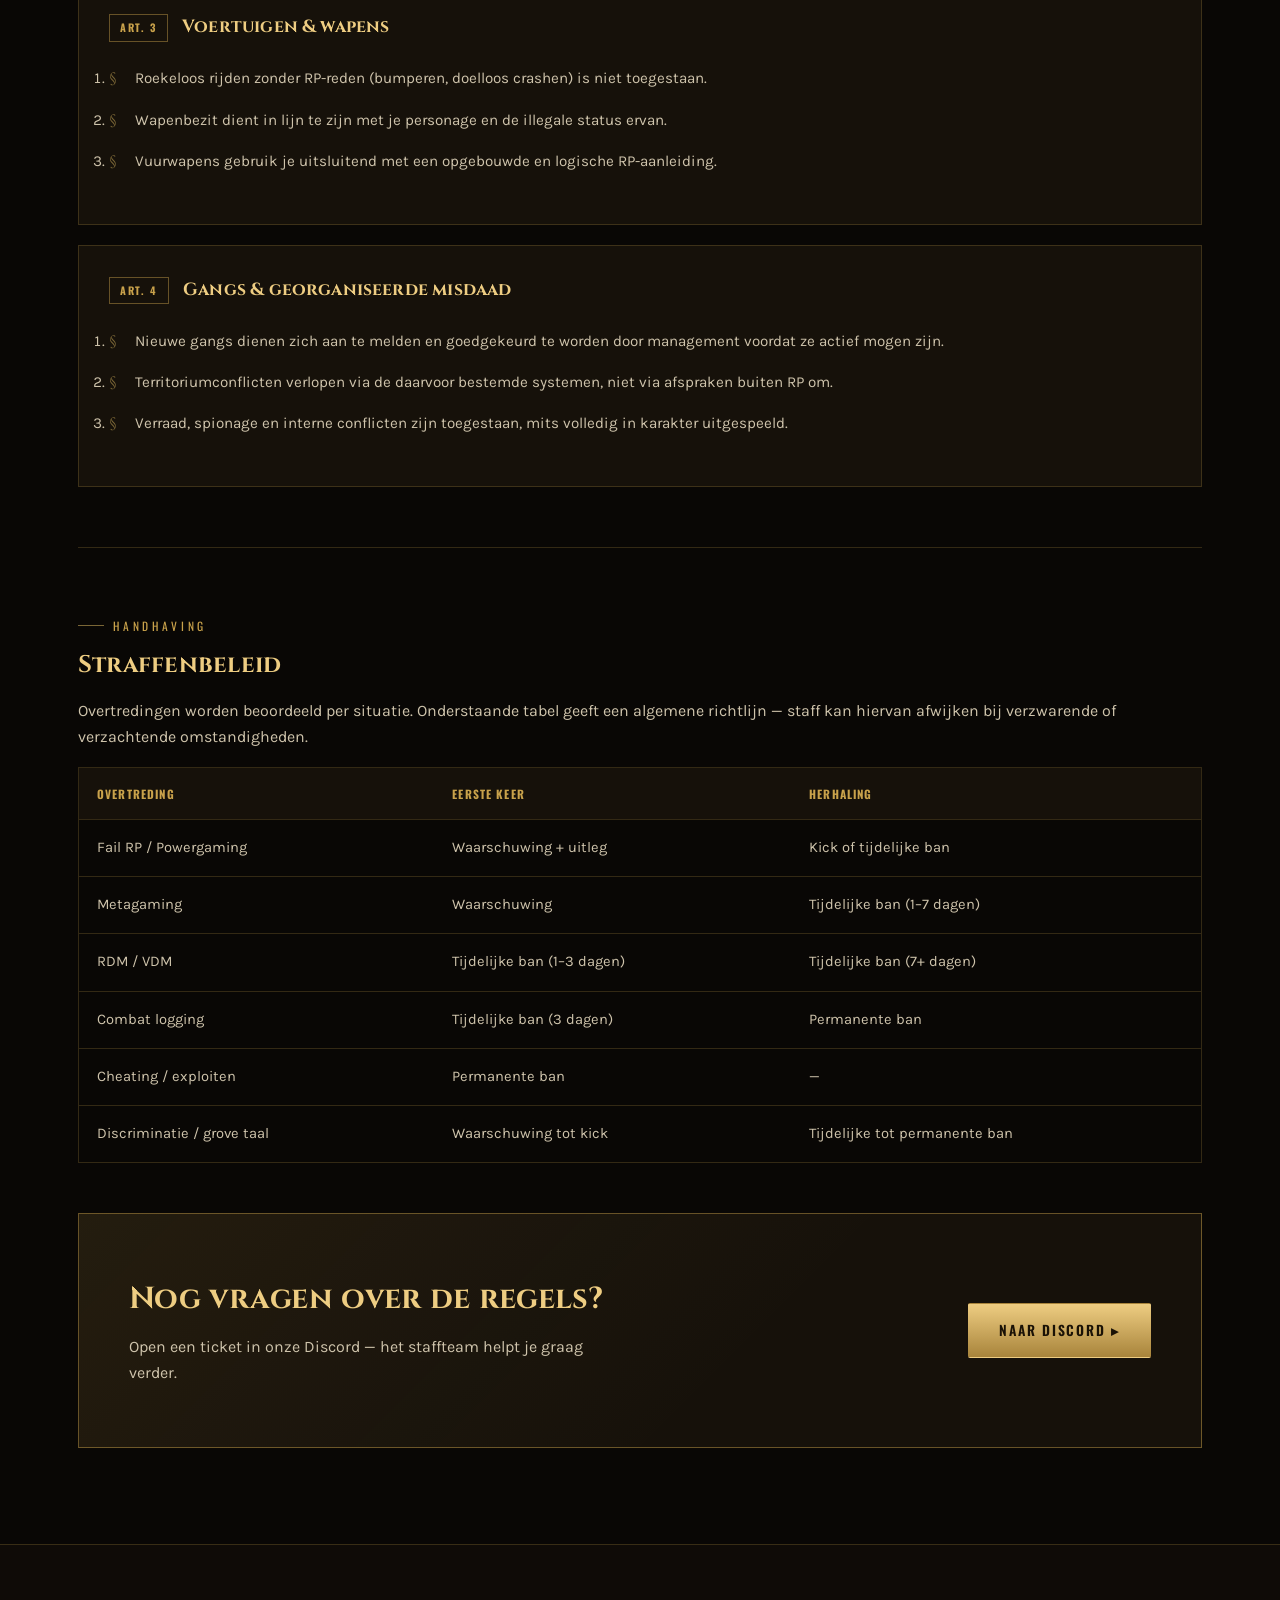
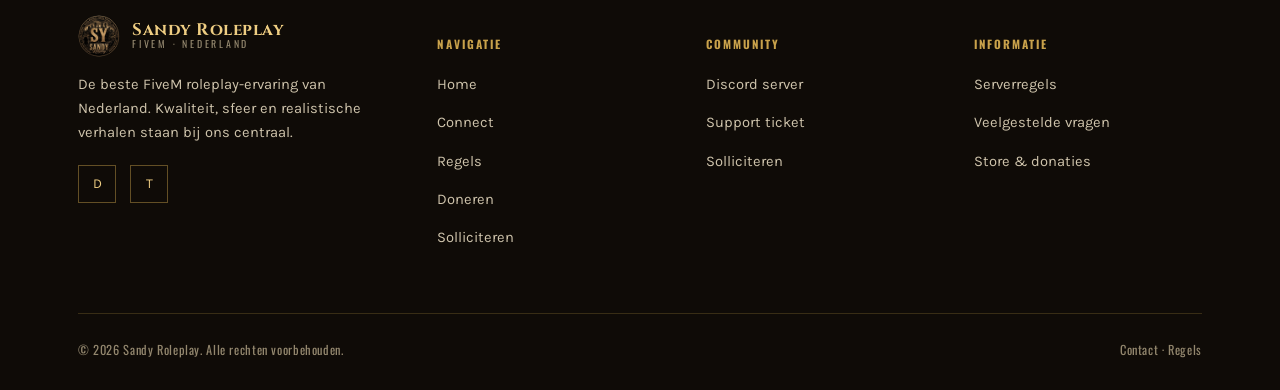
<file: regels/index.html>
<!doctype html>
<html lang="nl">
<head>
<meta charset="UTF-8">
<meta name="viewport" content="width=device-width, initial-scale=1.0">
<title>Serverregels | Sandy Roleplay</title>
<meta name="description" content="Alle serverregels van Sandy Roleplay op een rij: algemene regels, roleplay-regels en het straffenbeleid.">
<link rel="icon" href="../assets/favicon-64.png">
<link rel="stylesheet" href="../assets/style.css">
</head>
<body>

<header class="site-header">
  <nav class="nav">
    <a href="../" class="brand">
      <img src="../assets/logo-200.png" alt="Sandy Roleplay logo">
      <span class="brand-text"><strong>Sandy Roleplay</strong><span>FiveM · Nederland</span></span>
    </a>
    <ul class="nav-links">
      <li><a href="../">Home</a></li>
      <li><a href="../connect/">Connect</a></li>
      <li><a href="../regels/">Regels</a></li>
      <li><a href="../doneren/">Doneren</a></li>
      <li><a href="../solliciteren/">Solliciteren</a></li>
      <li><a href="../support/">Support</a></li>
    </ul>
    <div class="nav-cta">
      <a class="btn btn-primary" href="fivem://connect/31.56.25.163:30120"><span>Speel nu</span> ▸</a>
      <button class="nav-toggle" aria-label="Menu openen" aria-expanded="false">☰</button>
    </div>
  </nav>
</header>

<main>

  <section class="page-header">
    <div class="hero-skyline" aria-hidden="true"></div>
    <div class="container">
      <div class="crumb"><a href="../">Home</a> / Regels</div>
      <div class="eyebrow">Het reglement</div>
      <h1>Serverregels</h1>
      <p>Roleplay staat of valt met afspraken. Lees onderstaande regels zorgvuldig door — onwetendheid is geen excuus bij een aangevraagde straf. Bij twijfel: vraag het de staff in Discord.</p>
    </div>
  </section>

  <section class="section">
    <div class="container">

      <div class="rule-block reveal">
        <h3><span class="tag">Art. 1</span> Algemene regels</h3>
        <ol>
          <li>Je bent minimaal 16 jaar oud om op de server te spelen.</li>
          <li>Respecteer alle spelers en staffleden, ongeacht rol of ervaring.</li>
          <li>Discriminatie, racisme en zware scheldpartijen buiten karakter zijn niet toegestaan.</li>
          <li>Elke vorm van cheating, exploiten of misbruik van bugs leidt tot een permanente ban.</li>
          <li>Reclame maken voor andere servers of communities is verboden.</li>
          <li>Instructies van staff dien je direct op te volgen, ook als je het er niet mee eens bent — bezwaar maak je achteraf via een ticket.</li>
          <li>Namen en personages dienen realistisch te zijn; GTA-personages, celebrity-namen of onzin-namen worden geweigerd.</li>
        </ol>
      </div>

      <div class="rule-block reveal">
        <h3><span class="tag">Art. 2</span> Roleplay-regels</h3>
        <ol>
          <li><strong>New Life Rule (NLR):</strong> na een respawn ben je je herinneringen aan de gebeurtenis die tot je dood leidde kwijt.</li>
          <li><strong>Fail RP:</strong> handel altijd zoals je personage realistisch zou handelen. Vlucht niet zomaar uit RP-situaties omdat het je niet uitkomt.</li>
          <li><strong>Combat logging:</strong> uitloggen of de app sluiten tijdens een actieve RP-situatie of achtervolging is verboden.</li>
          <li><strong>Metagaming:</strong> gebruik nooit informatie die je buiten je personage om hebt gekregen (bijv. via Discord) binnen roleplay.</li>
          <li><strong>Powergaming:</strong> dwing andere spelers geen acties op waar zij geen kans hebben om op te reageren.</li>
          <li><strong>Deathmatch (RDM) &amp; Vehicle Deathmatch (VDM):</strong> geweld zonder geldige, opgebouwde RP-aanleiding is niet toegestaan.</li>
          <li><strong>Veilige zones:</strong> in aangewezen safezones (zoals ziekenhuizen) is geweld ten strengste verboden.</li>
          <li><strong>Gijzelingen &amp; overvallen:</strong> volg de aangegeven limieten voor duur, deelnemers en losgeldbedrag zoals gepubliceerd in Discord.</li>
        </ol>
      </div>

      <div class="rule-block reveal">
        <h3><span class="tag">Art. 3</span> Voertuigen &amp; wapens</h3>
        <ol>
          <li>Roekeloos rijden zonder RP-reden (bumperen, doelloos crashen) is niet toegestaan.</li>
          <li>Wapenbezit dient in lijn te zijn met je personage en de illegale status ervan.</li>
          <li>Vuurwapens gebruik je uitsluitend met een opgebouwde en logische RP-aanleiding.</li>
        </ol>
      </div>

      <div class="rule-block reveal">
        <h3><span class="tag">Art. 4</span> Gangs &amp; georganiseerde misdaad</h3>
        <ol>
          <li>Nieuwe gangs dienen zich aan te melden en goedgekeurd te worden door management voordat ze actief mogen zijn.</li>
          <li>Territoriumconflicten verlopen via de daarvoor bestemde systemen, niet via afspraken buiten RP om.</li>
          <li>Verraad, spionage en interne conflicten zijn toegestaan, mits volledig in karakter uitgespeeld.</li>
        </ol>
      </div>

      <div class="divider"></div>

      <div class="reveal">
        <div class="eyebrow">Handhaving</div>
        <h2>Straffenbeleid</h2>
        <p>Overtredingen worden beoordeeld per situatie. Onderstaande tabel geeft een algemene richtlijn — staff kan hiervan afwijken bij verzwarende of verzachtende omstandigheden.</p>
      </div>

      <div class="table-wrap reveal">
        <table>
          <thead>
            <tr>
              <th>Overtreding</th>
              <th>Eerste keer</th>
              <th>Herhaling</th>
            </tr>
          </thead>
          <tbody>
            <tr>
              <td>Fail RP / Powergaming</td>
              <td>Waarschuwing + uitleg</td>
              <td>Kick of tijdelijke ban</td>
            </tr>
            <tr>
              <td>Metagaming</td>
              <td>Waarschuwing</td>
              <td>Tijdelijke ban (1–7 dagen)</td>
            </tr>
            <tr>
              <td>RDM / VDM</td>
              <td>Tijdelijke ban (1–3 dagen)</td>
              <td>Tijdelijke ban (7+ dagen)</td>
            </tr>
            <tr>
              <td>Combat logging</td>
              <td>Tijdelijke ban (3 dagen)</td>
              <td>Permanente ban</td>
            </tr>
            <tr>
              <td>Cheating / exploiten</td>
              <td>Permanente ban</td>
              <td>—</td>
            </tr>
            <tr>
              <td>Discriminatie / grove taal</td>
              <td>Waarschuwing tot kick</td>
              <td>Tijdelijke tot permanente ban</td>
            </tr>
          </tbody>
        </table>
      </div>

      <div class="cta-banner reveal" style="margin-top:50px;">
        <div>
          <h2>Nog vragen over de regels?</h2>
          <p>Open een ticket in onze Discord — het staffteam helpt je graag verder.</p>
        </div>
        <a class="btn btn-primary" href="https://discord.gg/QbQSfhwe2F">Naar Discord ▸</a>
      </div>

    </div>
  </section>

</main>

<footer class="site-footer">
  <div class="container">
    <div class="footer-grid">
      <div class="footer-brand">
        <a href="../" class="brand">
          <img src="../assets/logo-200.png" alt="Sandy Roleplay logo">
          <span class="brand-text"><strong>Sandy Roleplay</strong><span>FiveM · Nederland</span></span>
        </a>
        <p>De beste FiveM roleplay-ervaring van Nederland. Kwaliteit, sfeer en realistische verhalen staan bij ons centraal.</p>
        <div class="footer-socials">
          <a href="https://discord.gg/QbQSfhwe2F" aria-label="Discord">D</a>
          <a href="https://www.tiktok.com/@sandyroleplay" aria-label="TikTok">T</a>
        </div>
      </div>
      <div class="footer-col">
        <h5>Navigatie</h5>
        <ul>
          <li><a href="../">Home</a></li>
          <li><a href="../connect/">Connect</a></li>
          <li><a href="../regels/">Regels</a></li>
          <li><a href="../doneren/">Doneren</a></li>
          <li><a href="../solliciteren/">Solliciteren</a></li>
        </ul>
      </div>
      <div class="footer-col">
        <h5>Community</h5>
        <ul>
          <li><a href="https://discord.gg/QbQSfhwe2F">Discord server</a></li>
          <li><a href="../support/">Support ticket</a></li>
          <li><a href="../solliciteren/">Solliciteren</a></li>
        </ul>
      </div>
      <div class="footer-col">
        <h5>Informatie</h5>
        <ul>
          <li><a href="../regels/">Serverregels</a></li>
          <li><a href="../support/">Veelgestelde vragen</a></li>
          <li><a href="../doneren/">Store &amp; donaties</a></li>
        </ul>
      </div>
    </div>
    <div class="footer-bottom">
      <span>© 2026 Sandy Roleplay. Alle rechten voorbehouden.</span>
      <span><a href="../support/">Contact</a> · <a href="../regels/">Regels</a></span>
    </div>
  </div>
</footer>

<script src="../assets/script.js"></script>
</body>
</html>
</file>
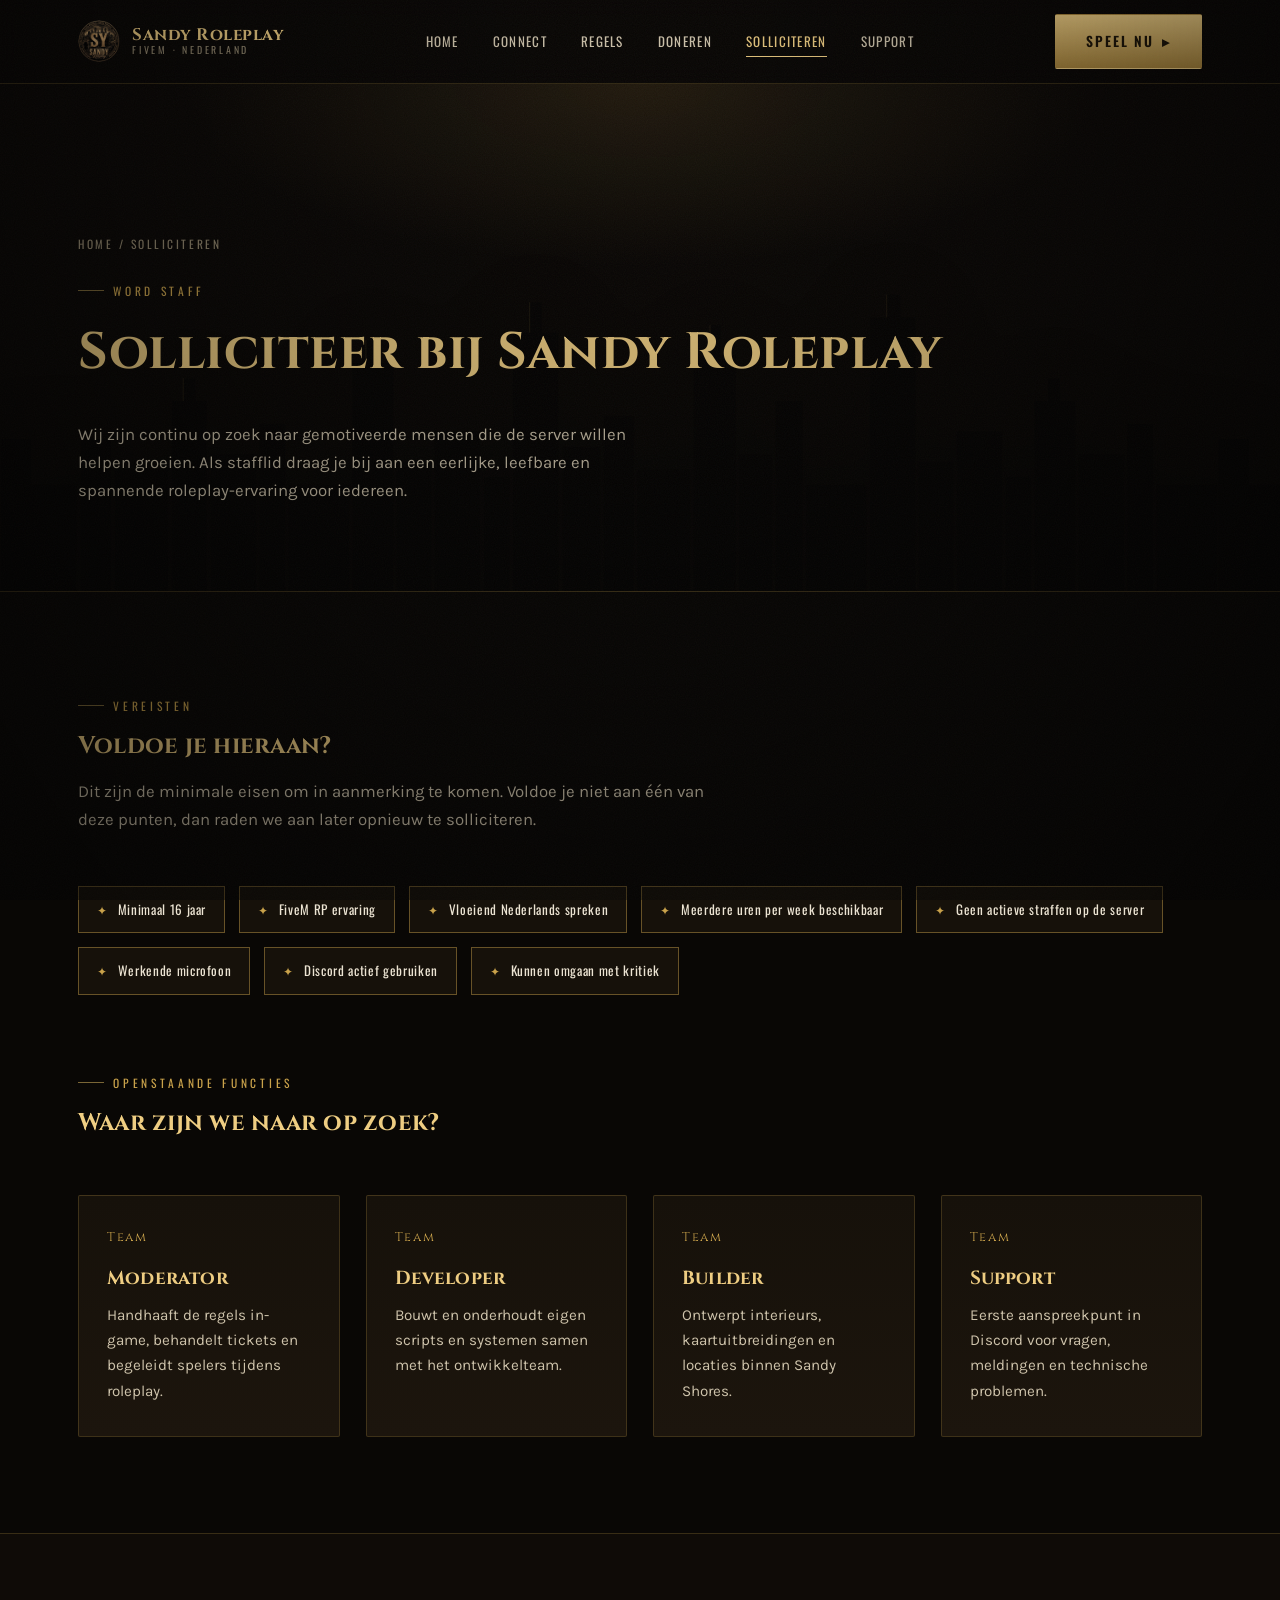
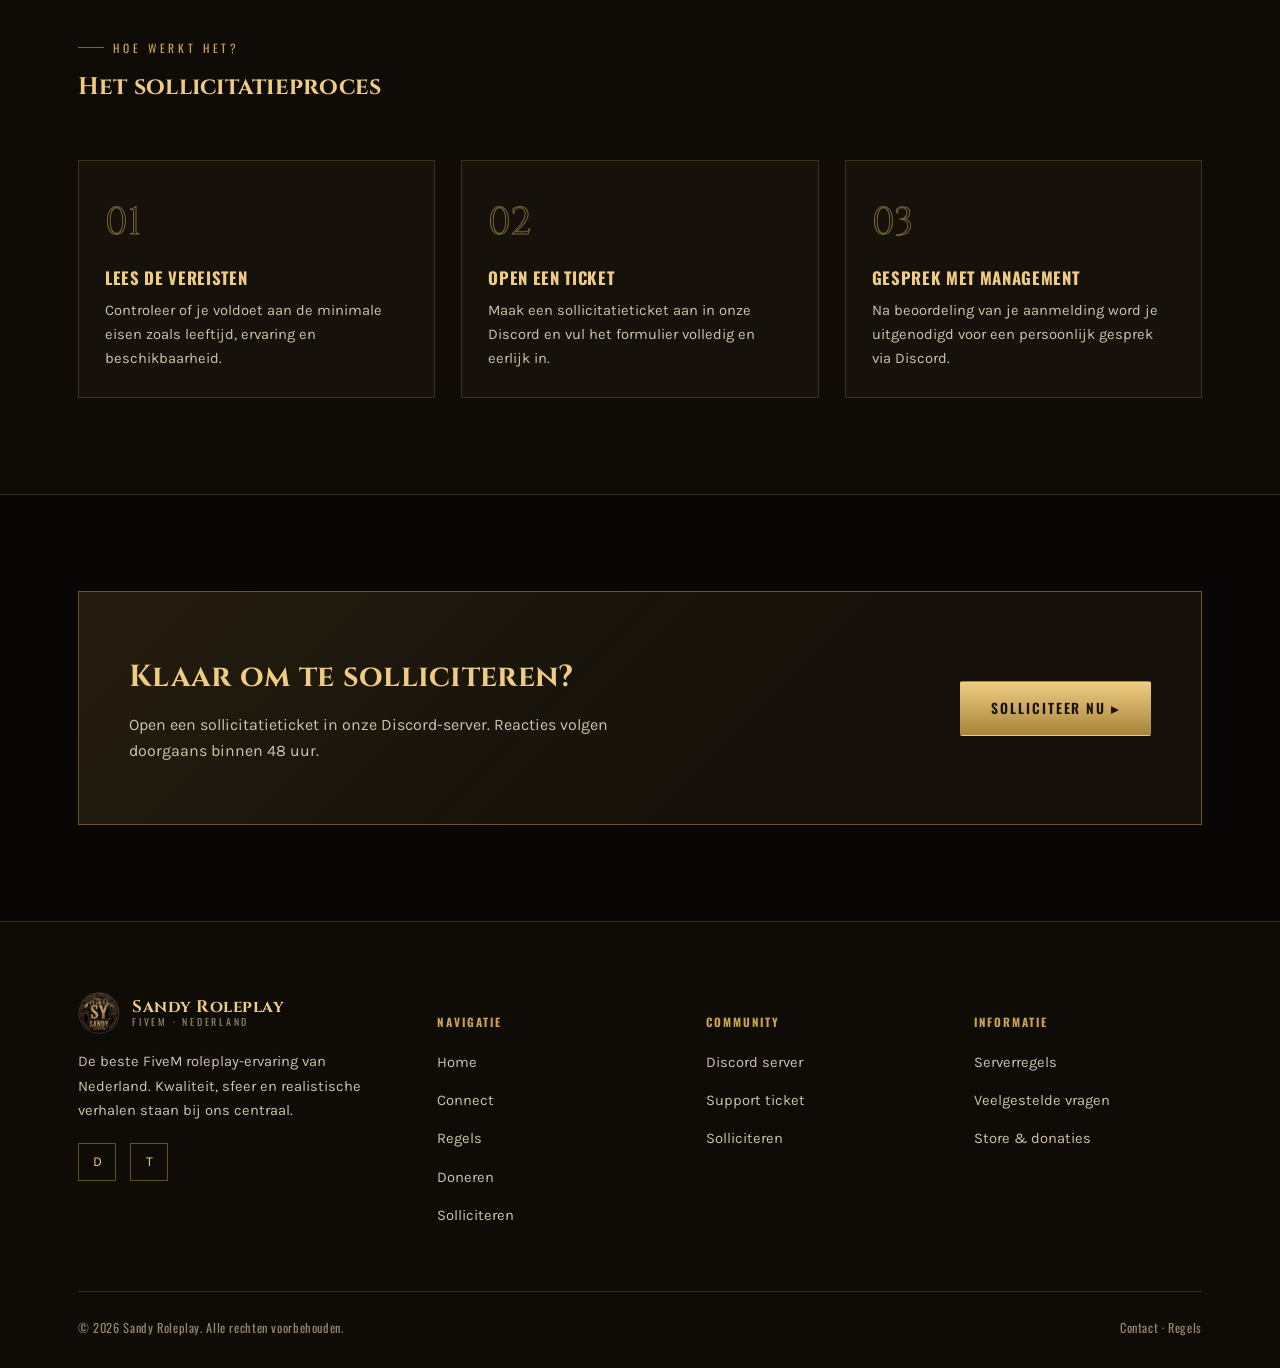
<file: solliciteren/index.html>
<!doctype html>
<html lang="nl">
<head>
<meta charset="UTF-8">
<meta name="viewport" content="width=device-width, initial-scale=1.0">
<title>Solliciteren | Sandy Roleplay</title>
<meta name="description" content="Word staff bij Sandy Roleplay. Bekijk de vereisten, beschikbare functies en het sollicitatieproces.">
<link rel="icon" href="../assets/favicon-64.png">
<link rel="stylesheet" href="../assets/style.css">
</head>
<body>

<header class="site-header">
  <nav class="nav">
    <a href="../" class="brand">
      <img src="../assets/logo-200.png" alt="Sandy Roleplay logo">
      <span class="brand-text"><strong>Sandy Roleplay</strong><span>FiveM · Nederland</span></span>
    </a>
    <ul class="nav-links">
      <li><a href="../">Home</a></li>
      <li><a href="../connect/">Connect</a></li>
      <li><a href="../regels/">Regels</a></li>
      <li><a href="../doneren/">Doneren</a></li>
      <li><a href="../solliciteren/">Solliciteren</a></li>
      <li><a href="../support/">Support</a></li>
    </ul>
    <div class="nav-cta">
      <a class="btn btn-primary" href="fivem://connect/31.56.25.163:30120"><span>Speel nu</span> ▸</a>
      <button class="nav-toggle" aria-label="Menu openen" aria-expanded="false">☰</button>
    </div>
  </nav>
</header>

<main>

  <section class="page-header">
    <div class="hero-skyline" aria-hidden="true"></div>
    <div class="container">
      <div class="crumb"><a href="../">Home</a> / Solliciteren</div>
      <div class="eyebrow">Word staff</div>
      <h1>Solliciteer bij Sandy Roleplay</h1>
      <p>Wij zijn continu op zoek naar gemotiveerde mensen die de server willen helpen groeien. Als stafflid draag je bij aan een eerlijke, leefbare en spannende roleplay-ervaring voor iedereen.</p>
    </div>
  </section>

  <section class="section">
    <div class="container">

      <div class="section-head reveal">
        <div class="eyebrow">Vereisten</div>
        <h2>Voldoe je hieraan?</h2>
        <p>Dit zijn de minimale eisen om in aanmerking te komen. Voldoe je niet aan één van deze punten, dan raden we aan later opnieuw te solliciteren.</p>
      </div>
      <div class="pill-list reveal" style="margin-bottom:70px;">
        <div class="pill">Minimaal 16 jaar</div>
        <div class="pill">FiveM RP ervaring</div>
        <div class="pill">Vloeiend Nederlands spreken</div>
        <div class="pill">Meerdere uren per week beschikbaar</div>
        <div class="pill">Geen actieve straffen op de server</div>
        <div class="pill">Werkende microfoon</div>
        <div class="pill">Discord actief gebruiken</div>
        <div class="pill">Kunnen omgaan met kritiek</div>
      </div>

      <div class="section-head reveal">
        <div class="eyebrow">Openstaande functies</div>
        <h2>Waar zijn we naar op zoek?</h2>
      </div>
      <div class="grid grid-4">
        <div class="card reveal">
          <span class="num">Team</span>
          <h3>Moderator</h3>
          <p>Handhaaft de regels in-game, behandelt tickets en begeleidt spelers tijdens roleplay.</p>
        </div>
        <div class="card reveal">
          <span class="num">Team</span>
          <h3>Developer</h3>
          <p>Bouwt en onderhoudt eigen scripts en systemen samen met het ontwikkelteam.</p>
        </div>
        <div class="card reveal">
          <span class="num">Team</span>
          <h3>Builder</h3>
          <p>Ontwerpt interieurs, kaartuitbreidingen en locaties binnen Sandy Shores.</p>
        </div>
        <div class="card reveal">
          <span class="num">Team</span>
          <h3>Support</h3>
          <p>Eerste aanspreekpunt in Discord voor vragen, meldingen en technische problemen.</p>
        </div>
      </div>
    </div>
  </section>

  <section class="section section-alt">
    <div class="container">
      <div class="section-head reveal">
        <div class="eyebrow">Hoe werkt het?</div>
        <h2>Het sollicitatieproces</h2>
      </div>
      <div class="steps">
        <div class="step reveal">
          <h4>Lees de vereisten</h4>
          <p>Controleer of je voldoet aan de minimale eisen zoals leeftijd, ervaring en beschikbaarheid.</p>
        </div>
        <div class="step reveal">
          <h4>Open een ticket</h4>
          <p>Maak een sollicitatieticket aan in onze Discord en vul het formulier volledig en eerlijk in.</p>
        </div>
        <div class="step reveal">
          <h4>Gesprek met management</h4>
          <p>Na beoordeling van je aanmelding word je uitgenodigd voor een persoonlijk gesprek via Discord.</p>
        </div>
      </div>
    </div>
  </section>

  <section class="section">
    <div class="container">
      <div class="cta-banner reveal">
        <div>
          <h2>Klaar om te solliciteren?</h2>
          <p>Open een sollicitatieticket in onze Discord-server. Reacties volgen doorgaans binnen 48 uur.</p>
        </div>
        <a class="btn btn-primary" href="https://discord.gg/QbQSfhwe2F">Solliciteer nu ▸</a>
      </div>
    </div>
  </section>

</main>

<footer class="site-footer">
  <div class="container">
    <div class="footer-grid">
      <div class="footer-brand">
        <a href="../" class="brand">
          <img src="../assets/logo-200.png" alt="Sandy Roleplay logo">
          <span class="brand-text"><strong>Sandy Roleplay</strong><span>FiveM · Nederland</span></span>
        </a>
        <p>De beste FiveM roleplay-ervaring van Nederland. Kwaliteit, sfeer en realistische verhalen staan bij ons centraal.</p>
        <div class="footer-socials">
          <a href="https://discord.gg/QbQSfhwe2F" aria-label="Discord">D</a>
          <a href="https://www.tiktok.com/@sandyroleplay" aria-label="TikTok">T</a>
        </div>
      </div>
      <div class="footer-col">
        <h5>Navigatie</h5>
        <ul>
          <li><a href="../">Home</a></li>
          <li><a href="../connect/">Connect</a></li>
          <li><a href="../regels/">Regels</a></li>
          <li><a href="../doneren/">Doneren</a></li>
          <li><a href="../solliciteren/">Solliciteren</a></li>
        </ul>
      </div>
      <div class="footer-col">
        <h5>Community</h5>
        <ul>
          <li><a href="https://discord.gg/QbQSfhwe2F">Discord server</a></li>
          <li><a href="../support/">Support ticket</a></li>
          <li><a href="../solliciteren/">Solliciteren</a></li>
        </ul>
      </div>
      <div class="footer-col">
        <h5>Informatie</h5>
        <ul>
          <li><a href="../regels/">Serverregels</a></li>
          <li><a href="../support/">Veelgestelde vragen</a></li>
          <li><a href="../doneren/">Store &amp; donaties</a></li>
        </ul>
      </div>
    </div>
    <div class="footer-bottom">
      <span>© 2026 Sandy Roleplay. Alle rechten voorbehouden.</span>
      <span><a href="../support/">Contact</a> · <a href="../regels/">Regels</a></span>
    </div>
  </div>
</footer>

<script src="../assets/script.js"></script>
</body>
</html>
</file>
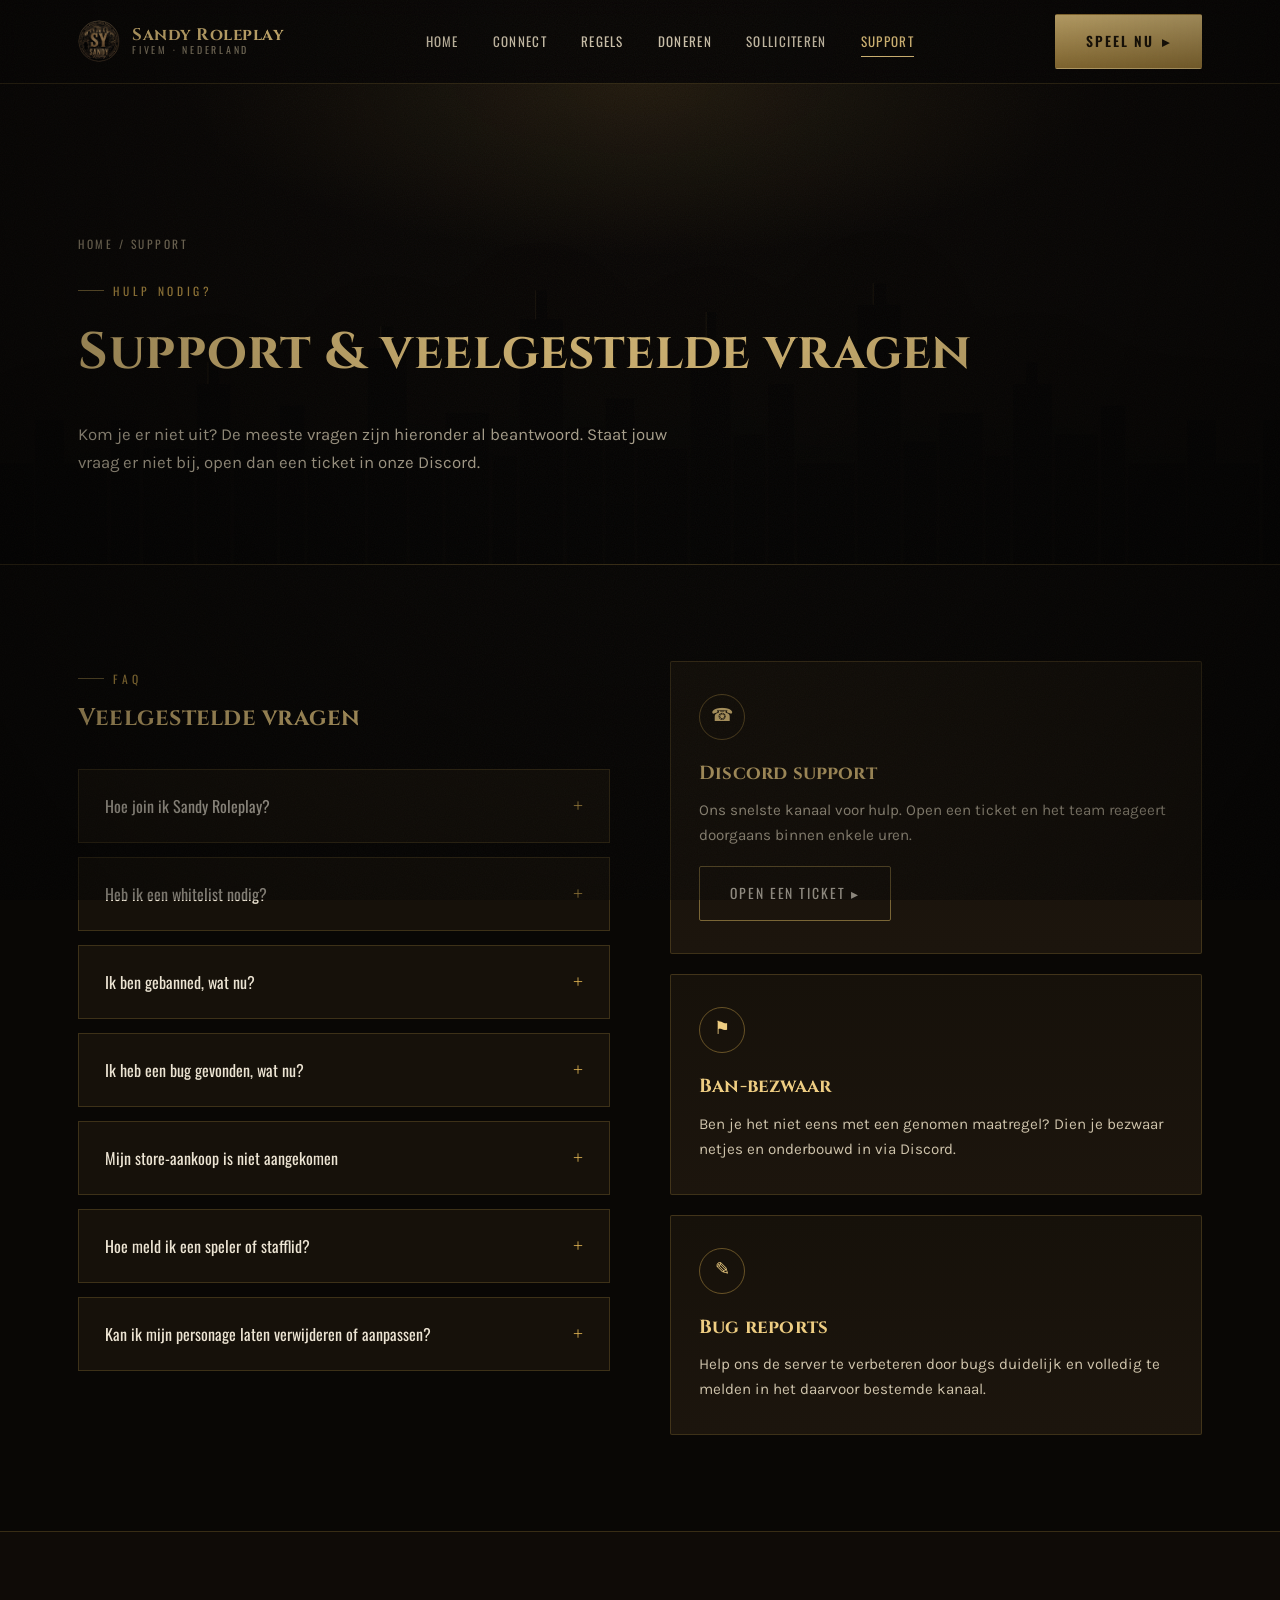
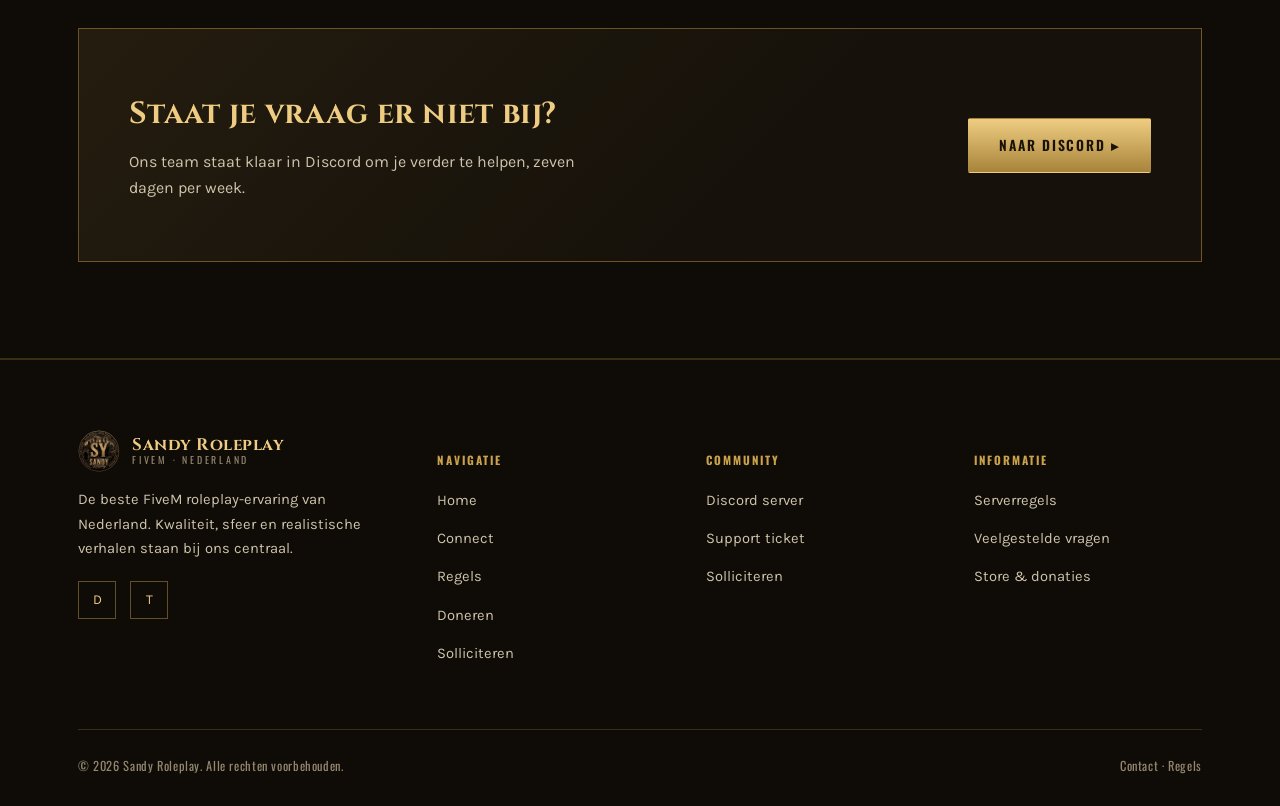
<file: support/index.html>
<!doctype html>
<html lang="nl">
<head>
<meta charset="UTF-8">
<meta name="viewport" content="width=device-width, initial-scale=1.0">
<title>Support | Sandy Roleplay</title>
<meta name="description" content="Veelgestelde vragen en support voor Sandy Roleplay. Vind snel antwoord of open een ticket in onze Discord.">
<link rel="icon" href="../assets/favicon-64.png">
<link rel="stylesheet" href="../assets/style.css">
</head>
<body>

<header class="site-header">
  <nav class="nav">
    <a href="../" class="brand">
      <img src="../assets/logo-200.png" alt="Sandy Roleplay logo">
      <span class="brand-text"><strong>Sandy Roleplay</strong><span>FiveM · Nederland</span></span>
    </a>
    <ul class="nav-links">
      <li><a href="../">Home</a></li>
      <li><a href="../connect/">Connect</a></li>
      <li><a href="../regels/">Regels</a></li>
      <li><a href="../doneren/">Doneren</a></li>
      <li><a href="../solliciteren/">Solliciteren</a></li>
      <li><a href="../support/">Support</a></li>
    </ul>
    <div class="nav-cta">
      <a class="btn btn-primary" href="fivem://connect/31.56.25.163:30120"><span>Speel nu</span> ▸</a>
      <button class="nav-toggle" aria-label="Menu openen" aria-expanded="false">☰</button>
    </div>
  </nav>
</header>

<main>

  <section class="page-header">
    <div class="hero-skyline" aria-hidden="true"></div>
    <div class="container">
      <div class="crumb"><a href="../">Home</a> / Support</div>
      <div class="eyebrow">Hulp nodig?</div>
      <h1>Support &amp; veelgestelde vragen</h1>
      <p>Kom je er niet uit? De meeste vragen zijn hieronder al beantwoord. Staat jouw vraag er niet bij, open dan een ticket in onze Discord.</p>
    </div>
  </section>

  <section class="section">
    <div class="container">
      <div class="grid grid-2" style="gap:60px; align-items:start;">

        <div class="reveal">
          <div class="eyebrow">FAQ</div>
          <h2 style="margin-bottom:30px;">Veelgestelde vragen</h2>

          <div class="accordion">
            <div class="accordion-item">
              <button class="accordion-trigger">Hoe join ik Sandy Roleplay? <span class="plus">+</span></button>
              <div class="accordion-panel"><div class="accordion-panel-inner">
                Download FiveM, join onze Discord voor de laatste serverinformatie en klik op de connect-link om te verbinden. Zorg dat je eerst de serverregels hebt gelezen.
              </div></div>
            </div>
            <div class="accordion-item">
              <button class="accordion-trigger">Heb ik een whitelist nodig? <span class="plus">+</span></button>
              <div class="accordion-panel"><div class="accordion-panel-inner">
                Ja, Sandy Roleplay werkt met een whitelist om de kwaliteit van roleplay te waarborgen. De aanmeldprocedure vind je in onze Discord onder het kanaal voor nieuwe spelers.
              </div></div>
            </div>
            <div class="accordion-item">
              <button class="accordion-trigger">Ik ben gebanned, wat nu? <span class="plus">+</span></button>
              <div class="accordion-panel"><div class="accordion-panel-inner">
                Open een ban-bezwaarticket in onze Discord. Vermeld je spelersnaam, de reden die je hebt ontvangen en waarom je het er niet mee eens bent. Het team beoordeelt elk bezwaar zorgvuldig.
              </div></div>
            </div>
            <div class="accordion-item">
              <button class="accordion-trigger">Ik heb een bug gevonden, wat nu? <span class="plus">+</span></button>
              <div class="accordion-panel"><div class="accordion-panel-inner">
                Meld bugs via het bug-report-kanaal in onze Discord. Voeg altijd een duidelijke beschrijving, stappen om te reproduceren en indien mogelijk een screenshot of video toe.
              </div></div>
            </div>
            <div class="accordion-item">
              <button class="accordion-trigger">Mijn store-aankoop is niet aangekomen <span class="plus">+</span></button>
              <div class="accordion-panel"><div class="accordion-panel-inner">
                Controleer eerst of je met hetzelfde CFX-account bent ingelogd op zowel FiveM als de store. Blijft het probleem bestaan, open dan een ticket met je bestelnummer in onze Discord.
              </div></div>
            </div>
            <div class="accordion-item">
              <button class="accordion-trigger">Hoe meld ik een speler of stafflid? <span class="plus">+</span></button>
              <div class="accordion-panel"><div class="accordion-panel-inner">
                Open een report-ticket in Discord met bewijs, zoals een clip of screenshots. Meldingen worden vertrouwelijk behandeld door management.
              </div></div>
            </div>
            <div class="accordion-item">
              <button class="accordion-trigger">Kan ik mijn personage laten verwijderen of aanpassen? <span class="plus">+</span></button>
              <div class="accordion-panel"><div class="accordion-panel-inner">
                Voor het verwijderen of aanpassen van personagegegevens open je een ticket in Discord onder de categorie "Algemene support". Geef duidelijk aan wat je wilt laten wijzigen.
              </div></div>
            </div>
          </div>
        </div>

        <div class="reveal">
          <div class="card" style="margin-bottom:20px;">
            <div class="card-icon">☎</div>
            <h3>Discord support</h3>
            <p>Ons snelste kanaal voor hulp. Open een ticket en het team reageert doorgaans binnen enkele uren.</p>
            <div style="margin-top:18px;"><a class="btn btn-ghost" href="https://discord.gg/QbQSfhwe2F">Open een ticket ▸</a></div>
          </div>
          <div class="card" style="margin-bottom:20px;">
            <div class="card-icon">⚑</div>
            <h3>Ban-bezwaar</h3>
            <p>Ben je het niet eens met een genomen maatregel? Dien je bezwaar netjes en onderbouwd in via Discord.</p>
          </div>
          <div class="card">
            <div class="card-icon">✎</div>
            <h3>Bug reports</h3>
            <p>Help ons de server te verbeteren door bugs duidelijk en volledig te melden in het daarvoor bestemde kanaal.</p>
          </div>
        </div>

      </div>
    </div>
  </section>

  <section class="section section-alt">
    <div class="container">
      <div class="cta-banner reveal">
        <div>
          <h2>Staat je vraag er niet bij?</h2>
          <p>Ons team staat klaar in Discord om je verder te helpen, zeven dagen per week.</p>
        </div>
        <a class="btn btn-primary" href="https://discord.gg/QbQSfhwe2F">Naar Discord ▸</a>
      </div>
    </div>
  </section>

</main>

<footer class="site-footer">
  <div class="container">
    <div class="footer-grid">
      <div class="footer-brand">
        <a href="../" class="brand">
          <img src="../assets/logo-200.png" alt="Sandy Roleplay logo">
          <span class="brand-text"><strong>Sandy Roleplay</strong><span>FiveM · Nederland</span></span>
        </a>
        <p>De beste FiveM roleplay-ervaring van Nederland. Kwaliteit, sfeer en realistische verhalen staan bij ons centraal.</p>
        <div class="footer-socials">
          <a href="https://discord.gg/QbQSfhwe2F" aria-label="Discord">D</a>
          <a href="https://www.tiktok.com/@sandyroleplay" aria-label="TikTok">T</a>
        </div>
      </div>
      <div class="footer-col">
        <h5>Navigatie</h5>
        <ul>
          <li><a href="../">Home</a></li>
          <li><a href="../connect/">Connect</a></li>
          <li><a href="../regels/">Regels</a></li>
          <li><a href="../doneren/">Doneren</a></li>
          <li><a href="../solliciteren/">Solliciteren</a></li>
        </ul>
      </div>
      <div class="footer-col">
        <h5>Community</h5>
        <ul>
          <li><a href="https://discord.gg/QbQSfhwe2F">Discord server</a></li>
          <li><a href="../support/">Support ticket</a></li>
          <li><a href="../solliciteren/">Solliciteren</a></li>
        </ul>
      </div>
      <div class="footer-col">
        <h5>Informatie</h5>
        <ul>
          <li><a href="../regels/">Serverregels</a></li>
          <li><a href="../support/">Veelgestelde vragen</a></li>
          <li><a href="../doneren/">Store &amp; donaties</a></li>
        </ul>
      </div>
    </div>
    <div class="footer-bottom">
      <span>© 2026 Sandy Roleplay. Alle rechten voorbehouden.</span>
      <span><a href="../support/">Contact</a> · <a href="../regels/">Regels</a></span>
    </div>
  </div>
</footer>

<script src="../assets/script.js"></script>
</body>
</html>
</file>
<file: assets/style.css>
/* =========================================================
   SANDY ROLEPLAY — huisstijl
   Thema: jaren '20 film-noir gangsterstad, goud op zwart.
   ========================================================= */

@import url('https://fonts.googleapis.com/css2?family=Cinzel:wght@500;600;700;900&family=Oswald:wght@400;500;600;700&family=Karla:wght@400;500;700&display=swap');

:root{
  --bg:            #090705;
  --bg-alt:        #0f0b07;
  --panel:         #16110a;
  --panel-2:       #1c150d;
  --line:          rgba(201,162,75,.22);
  --line-strong:   rgba(201,162,75,.45);

  --gold:          #c9a24b;
  --gold-bright:   #eecd82;
  --gold-dim:      #7a6636;
  --gold-ink:      #a8843b;

  --wine:          #5c2020;
  --wine-bright:   #9a3232;

  --cream:         #ece4d3;
  --cream-dim:     #cfc4ac;
  --muted:         #93876e;

  --font-display:  'Cinzel', 'Times New Roman', serif;
  --font-ui:       'Oswald', 'Arial Narrow', sans-serif;
  --font-body:      'Karla', 'Segoe UI', sans-serif;

  --radius:        2px;
  --shadow-lift:   0 20px 60px rgba(0,0,0,.55);
  --container:     1180px;
}

*,*::before,*::after{ box-sizing:border-box; }
html{ scroll-behavior:smooth; }

body{
  margin:0;
  background:var(--bg);
  color:var(--cream);
  font-family:var(--font-body);
  font-size:16px;
  line-height:1.65;
  -webkit-font-smoothing:antialiased;
  position:relative;
}

/* film grain / vignette overlay, fixed across whole site */
body::before{
  content:"";
  position:fixed; inset:0;
  pointer-events:none;
  z-index:999;
  background-image:
    radial-gradient(ellipse at 50% 0%, rgba(0,0,0,0) 0%, rgba(0,0,0,.55) 100%);
  mix-blend-mode:multiply;
}
body::after{
  content:"";
  position:fixed; inset:0;
  pointer-events:none;
  z-index:998;
  opacity:.05;
  background-image:url("data:image/svg+xml;utf8,<svg xmlns='http://www.w3.org/2000/svg' width='120' height='120'><filter id='n'><feTurbulence type='fractalNoise' baseFrequency='0.9' numOctaves='2' stitchTiles='stitch'/></filter><rect width='100%25' height='100%25' filter='url(%23n)'/></svg>");
}

h1,h2,h3,h4{
  font-family:var(--font-display);
  color:var(--gold-bright);
  margin:0 0 .5em;
  font-weight:700;
  letter-spacing:.01em;
}
p{ margin:0 0 1em; color:var(--cream-dim); }
a{ color:var(--gold-bright); text-decoration:none; }
img{ max-width:100%; display:block; }
ul{ margin:0; padding:0; list-style:none; }

.container{
  max-width:var(--container);
  margin:0 auto;
  padding:0 28px;
}

.eyebrow{
  font-family:var(--font-ui);
  font-size:.72rem;
  letter-spacing:.32em;
  text-transform:uppercase;
  color:var(--gold);
  display:inline-flex;
  align-items:center;
  gap:.8em;
  margin-bottom:1em;
}
.eyebrow::before{
  content:"";
  width:26px; height:1px;
  background:var(--gold-dim);
  display:inline-block;
}

.section{ padding:96px 0; position:relative; }
.section-alt{ background:var(--bg-alt); border-top:1px solid var(--line); border-bottom:1px solid var(--line); }
.section-head{ max-width:640px; margin-bottom:52px; }
.section-head p{ font-size:1.05rem; }

/* ---------- buttons ---------- */
.btn{
  font-family:var(--font-ui);
  font-size:.86rem;
  letter-spacing:.14em;
  text-transform:uppercase;
  display:inline-flex;
  align-items:center;
  gap:.6em;
  padding:15px 30px;
  border:1px solid var(--gold-dim);
  border-radius:var(--radius);
  color:var(--cream);
  background:transparent;
  cursor:pointer;
  transition:border-color .25s ease, background .25s ease, color .25s ease, transform .2s ease;
}
.btn:hover{ transform:translateY(-1px); }
.btn-primary{
  background:linear-gradient(180deg,var(--gold-bright),var(--gold-ink));
  color:#1a1206;
  border-color:transparent;
  font-weight:600;
}
.btn-primary:hover{ filter:brightness(1.08); }
.btn-ghost:hover{ border-color:var(--gold-bright); color:var(--gold-bright); }
.btn-wine{
  border-color:var(--wine-bright);
  color:var(--cream);
}
.btn-wine:hover{ background:var(--wine); border-color:var(--wine-bright); }
.btn-row{ display:flex; gap:16px; flex-wrap:wrap; }

/* ---------- header / nav ---------- */
.site-header{
  position:sticky; top:0; z-index:500;
  background:rgba(9,7,5,.85);
  backdrop-filter:blur(10px);
  border-bottom:1px solid var(--line);
}
.nav{
  display:flex;
  align-items:center;
  justify-content:space-between;
  padding:14px 28px;
  max-width:var(--container);
  margin:0 auto;
}
.brand{
  display:flex; align-items:center; gap:12px;
  color:var(--cream);
}
.brand img{ width:42px; height:42px; border-radius:50%; }
.brand-text{ font-family:var(--font-display); line-height:1.05; }
.brand-text strong{ display:block; font-size:1.05rem; color:var(--gold-bright); letter-spacing:.03em; }
.brand-text span{ display:block; font-family:var(--font-ui); font-size:.62rem; letter-spacing:.28em; color:var(--muted); text-transform:uppercase; }

.nav-links{
  display:flex; align-items:center; gap:34px;
  font-family:var(--font-ui);
  font-size:.82rem;
  letter-spacing:.1em;
  text-transform:uppercase;
}
.nav-links a{
  color:var(--cream-dim);
  position:relative;
  padding:6px 0;
  transition:color .2s ease;
}
.nav-links a:hover, .nav-links a.active{ color:var(--gold-bright); }
.nav-links a.active::after{
  content:"";
  position:absolute; left:0; right:0; bottom:0;
  height:1px; background:var(--gold-bright);
}
.nav-cta{ display:flex; align-items:center; gap:14px; }
.nav-toggle{
  display:none;
  background:none; border:1px solid var(--line-strong);
  color:var(--gold-bright);
  width:42px; height:42px;
  align-items:center; justify-content:center;
  cursor:pointer;
}

/* ---------- hero ---------- */
.hero{
  position:relative;
  padding:150px 0 120px;
  overflow:hidden;
  background:
    radial-gradient(ellipse 70% 55% at 50% 12%, rgba(201,162,75,.14), transparent 60%),
    linear-gradient(180deg, #0a0705 0%, #0d0906 55%, var(--bg) 100%);
}
.hero-skyline{
  position:absolute; left:0; right:0; bottom:0;
  height:46%;
  background-image:url("skyline.svg");
  background-repeat:repeat-x;
  background-position:bottom center;
  background-size:auto 100%;
  opacity:.55;
  filter:drop-shadow(0 0 40px rgba(0,0,0,.6));
}
.hero-beam{
  position:absolute;
  top:-10%;
  left:50%;
  width:2px; height:130%;
  background:linear-gradient(180deg, rgba(238,205,130,.35), transparent 70%);
  transform-origin:top center;
  animation:sweep 9s ease-in-out infinite;
  filter:blur(1px);
}
@keyframes sweep{
  0%,100%{ transform:translateX(-260px) rotate(-16deg); opacity:.5; }
  50%{ transform:translateX(260px) rotate(16deg); opacity:.9; }
}
.hero-inner{ position:relative; z-index:2; max-width:760px; }

.ip-box{
  display:flex; align-items:stretch; gap:0;
  border:1px solid var(--line-strong);
  background:var(--bg-alt);
  max-width:420px;
}
.ip-box code{
  flex-grow:1;
  padding:16px 20px;
  font-family:var(--font-ui);
  font-size:1.05rem;
  letter-spacing:.04em;
  color:var(--gold-bright);
  background:none;
}
.ip-box button{
  border:none;
  border-left:1px solid var(--line-strong);
  background:transparent;
  color:var(--cream);
  font-family:var(--font-ui);
  font-size:.76rem;
  letter-spacing:.08em;
  text-transform:uppercase;
  padding:0 20px;
  cursor:pointer;
  transition:color .2s ease, background .2s ease;
}
.ip-box button:hover{ color:var(--gold-bright); background:var(--panel); }
.hero h1{
  font-size:clamp(2.6rem, 6.4vw, 5.1rem);
  line-height:.98;
  margin-bottom:22px;
  text-shadow:0 6px 40px rgba(0,0,0,.6);
}
.hero h1 em{
  font-style:normal;
  color:transparent;
  -webkit-text-stroke:1.5px var(--gold-bright);
}
.hero-lede{ font-size:1.15rem; max-width:560px; margin-bottom:38px; }
.hero-stats{
  display:flex; gap:40px; margin-top:56px; flex-wrap:wrap;
}
.hero-stat strong{
  display:block; font-family:var(--font-display); font-size:1.9rem; color:var(--gold-bright);
}
.hero-stat span{
  font-family:var(--font-ui); font-size:.68rem; letter-spacing:.18em; text-transform:uppercase; color:var(--muted);
}

/* ---------- page header (interior pages) ---------- */
.page-header{
  position:relative;
  padding:150px 0 70px;
  background:
    radial-gradient(ellipse 60% 60% at 50% 0%, rgba(201,162,75,.12), transparent 60%),
    linear-gradient(180deg, #0a0705, var(--bg));
  border-bottom:1px solid var(--line);
  overflow:hidden;
}
.page-header .hero-skyline{ height:60%; opacity:.35; }
.page-header .container{ position:relative; z-index:2; }
.page-header h1{ font-size:clamp(2.1rem,4.6vw,3.2rem); }
.page-header p{ max-width:600px; font-size:1.05rem; }
.crumb{
  font-family:var(--font-ui); font-size:.72rem; letter-spacing:.22em; text-transform:uppercase;
  color:var(--muted); margin-bottom:20px;
}
.crumb a{ color:var(--muted); }
.crumb a:hover{ color:var(--gold-bright); }

/* ---------- cards / grids ---------- */
.grid{ display:grid; gap:26px; }
.grid-3{ grid-template-columns:repeat(3,1fr); }
.grid-2{ grid-template-columns:repeat(2,1fr); }
.grid-4{ grid-template-columns:repeat(4,1fr); }

.card{
  background:linear-gradient(180deg,var(--panel),var(--panel-2));
  border:1px solid var(--line);
  border-radius:var(--radius);
  padding:32px 28px;
  position:relative;
  transition:transform .25s ease, border-color .25s ease, box-shadow .25s ease;
}
.card:hover{ transform:translateY(-4px); border-color:var(--line-strong); box-shadow:var(--shadow-lift); }
.card .num{
  font-family:var(--font-display);
  font-size:.78rem;
  color:var(--gold);
  letter-spacing:.14em;
  margin-bottom:14px;
  display:block;
}
.card h3{ font-size:1.18rem; margin-bottom:.5em; }
.card p{ font-size:.95rem; margin-bottom:0; }
.card-icon{
  width:46px;height:46px;border:1px solid var(--line-strong);border-radius:50%;
  display:flex;align-items:center;justify-content:center;margin-bottom:18px;
  color:var(--gold-bright); font-family:var(--font-display); font-size:1.1rem;
}

/* step / process list */
.steps{ counter-reset:step; display:grid; gap:0; grid-template-columns:repeat(3,1fr); gap:26px; }
.step{
  position:relative;
  padding:30px 26px 26px;
  border:1px solid var(--line);
  background:var(--panel);
}
.step::before{
  counter-increment:step;
  content:counter(step,decimal-leading-zero);
  font-family:var(--font-display);
  font-size:2.4rem;
  color:var(--gold-dim);
  display:block;
  margin-bottom:10px;
  -webkit-text-stroke:1px var(--gold-dim);
  color:transparent;
}
.step h4{ font-size:1.05rem; margin-bottom:.4em; color:var(--gold-bright); font-family:var(--font-ui); text-transform:uppercase; letter-spacing:.04em; }
.step p{ font-size:.92rem; margin:0; }

/* seal / badge divider */
.seal{
  width:76px; height:76px; margin:0 auto 28px;
  border:1px solid var(--gold-dim);
  border-radius:50%;
  display:flex; align-items:center; justify-content:center;
  position:relative;
}
.seal::before{
  content:"";
  position:absolute; inset:6px;
  border:1px solid var(--line);
  border-radius:50%;
}
.seal span{ font-family:var(--font-display); color:var(--gold-bright); font-size:1.3rem; }

/* pill / tag list (requirements etc) */
.pill-list{ display:flex; flex-wrap:wrap; gap:14px; }
.pill{
  font-family:var(--font-ui);
  font-size:.82rem;
  letter-spacing:.05em;
  border:1px solid var(--line-strong);
  padding:12px 18px;
  display:flex; align-items:center; gap:10px;
  color:var(--cream);
  background:var(--panel);
}
.pill::before{ content:"✦"; color:var(--gold); font-size:.75rem; }

/* checklist */
.checklist li{
  display:flex; gap:14px; padding:14px 0;
  border-bottom:1px solid var(--line);
  font-size:.98rem; color:var(--cream-dim);
}
.checklist li:last-child{ border-bottom:none; }
.checklist li::before{
  content:"—"; color:var(--gold); flex-shrink:0; font-family:var(--font-display);
}

/* table (straffen etc.) */
.table-wrap{ overflow-x:auto; border:1px solid var(--line); }
table{ width:100%; border-collapse:collapse; font-size:.92rem; min-width:560px; }
th,td{ text-align:left; padding:16px 18px; border-bottom:1px solid var(--line); vertical-align:top; }
th{
  font-family:var(--font-ui); text-transform:uppercase; letter-spacing:.1em; font-size:.72rem;
  color:var(--gold); background:var(--panel);
}
tr:last-child td{ border-bottom:none; }
td{ color:var(--cream-dim); }

/* rules articles */
.rule-block{
  border:1px solid var(--line);
  background:var(--panel);
  padding:30px 30px 26px;
  margin-bottom:20px;
}
.rule-block h3{
  font-size:1.1rem;
  display:flex; align-items:baseline; gap:14px;
  margin-bottom:14px;
}
.rule-block h3 .tag{
  font-family:var(--font-ui); font-size:.66rem; letter-spacing:.16em; color:var(--gold);
  border:1px solid var(--line-strong); padding:4px 10px; text-transform:uppercase;
}
.rule-block ol,.rule-block ul{ padding-left:0; }
.rule-block li{ position:relative; padding:8px 0 8px 26px; font-size:.95rem; color:var(--cream-dim); }
.rule-block li::before{ content:"§"; position:absolute; left:0; color:var(--gold-dim); font-family:var(--font-display); }

/* accordion (FAQ) */
.accordion-item{
  border:1px solid var(--line);
  background:var(--panel);
  margin-bottom:14px;
}
.accordion-trigger{
  width:100%;
  display:flex; align-items:center; justify-content:space-between;
  gap:20px;
  background:none; border:none;
  color:var(--cream);
  font-family:var(--font-ui);
  font-size:1rem;
  text-align:left;
  padding:22px 26px;
  cursor:pointer;
}
.accordion-trigger:hover{ color:var(--gold-bright); }
.accordion-trigger .plus{
  font-family:var(--font-display); color:var(--gold); font-size:1.3rem; flex-shrink:0;
  transition:transform .25s ease;
}
.accordion-item.open .plus{ transform:rotate(45deg); }
.accordion-panel{
  max-height:0; overflow:hidden; transition:max-height .3s ease;
}
.accordion-panel-inner{ padding:0 26px 24px; font-size:.95rem; color:var(--cream-dim); }

/* pricing / store cards */
.price-card{
  border:1px solid var(--line);
  background:var(--panel);
  padding:36px 30px;
  position:relative;
  display:flex; flex-direction:column;
}
.price-card.featured{ border-color:var(--gold); box-shadow:0 0 0 1px var(--gold), var(--shadow-lift); }
.price-card .flag{
  position:absolute; top:0; right:24px; transform:translateY(-50%);
  background:var(--gold-bright); color:#1a1206; font-family:var(--font-ui);
  font-size:.66rem; letter-spacing:.1em; text-transform:uppercase; padding:6px 12px;
}
.price-card .price{ font-family:var(--font-display); font-size:2.2rem; color:var(--gold-bright); margin:10px 0 18px; }
.price-card .price span{ font-family:var(--font-ui); font-size:.9rem; color:var(--muted); }
.price-card ul{ margin:18px 0 26px; flex-grow:1; }
.price-card ul li{ padding:8px 0; font-size:.9rem; color:var(--cream-dim); border-bottom:1px dashed var(--line); }
.price-card ul li:last-child{ border-bottom:none; }

/* payment methods row */
.pay-row{ display:flex; gap:16px; flex-wrap:wrap; align-items:center; }
.pay-chip{
  font-family:var(--font-ui); font-size:.78rem; letter-spacing:.08em;
  border:1px solid var(--line-strong); padding:10px 16px; color:var(--cream-dim);
}

/* CTA banner */
.cta-banner{
  border:1px solid var(--line-strong);
  background:linear-gradient(135deg, rgba(201,162,75,.08), transparent 60%), var(--panel);
  padding:60px 50px;
  display:flex; align-items:center; justify-content:space-between; gap:40px; flex-wrap:wrap;
}
.cta-banner h2{ font-size:1.9rem; margin-bottom:.3em; }
.cta-banner p{ margin:0; max-width:480px; }

/* footer */
.site-footer{
  border-top:1px solid var(--line);
  background:var(--bg-alt);
  padding:70px 0 30px;
}
.footer-grid{
  display:grid;
  grid-template-columns:1.4fr 1fr 1fr 1fr;
  gap:40px;
  margin-bottom:50px;
}
.footer-brand .brand{ margin-bottom:16px; }
.footer-brand p{ font-size:.92rem; max-width:320px; }
.footer-socials{ display:flex; gap:14px; margin-top:20px; }
.footer-socials a{
  width:38px; height:38px; border:1px solid var(--line-strong);
  display:flex; align-items:center; justify-content:center; color:var(--gold-bright);
  font-size:.85rem;
}
.footer-col h5{
  font-family:var(--font-ui); font-size:.72rem; letter-spacing:.18em; text-transform:uppercase;
  color:var(--gold); margin-bottom:18px;
}
.footer-col li{ margin-bottom:12px; }
.footer-col a{ color:var(--cream-dim); font-size:.92rem; }
.footer-col a:hover{ color:var(--gold-bright); }
.footer-bottom{
  border-top:1px solid var(--line);
  padding-top:26px;
  display:flex; justify-content:space-between; align-items:center; flex-wrap:wrap; gap:16px;
  font-family:var(--font-ui); font-size:.78rem; letter-spacing:.05em; color:var(--muted);
}
.footer-bottom a{ color:var(--muted); }
.footer-bottom a:hover{ color:var(--gold-bright); }

/* reveal on scroll */
.reveal{ opacity:0; transform:translateY(18px); transition:opacity .7s ease, transform .7s ease; }
.reveal.in{ opacity:1; transform:translateY(0); }

/* misc */
.divider{ height:1px; background:var(--line); margin:60px 0; border:none; }
.text-muted{ color:var(--muted); }
.center{ text-align:center; margin-left:auto; margin-right:auto; }

/* responsive */
@media (max-width: 980px){
  .grid-4{ grid-template-columns:repeat(2,1fr); }
  .grid-3{ grid-template-columns:repeat(2,1fr); }
  .steps{ grid-template-columns:1fr; }
  .footer-grid{ grid-template-columns:1fr 1fr; }
}
@media (max-width: 760px){
  .nav-links{
    position:fixed; top:73px; left:0; right:0; bottom:0;
    background:rgba(9,7,5,.98);
    flex-direction:column; align-items:flex-start;
    padding:34px 28px; gap:26px;
    font-size:1.05rem;
    transform:translateX(100%);
    transition:transform .3s ease;
    z-index:400;
  }
  .nav-links.open{ transform:translateX(0); }
  .nav-toggle{ display:flex; }
  .nav-cta .btn span{ display:none; }
  .grid-3, .grid-4, .grid-2{ grid-template-columns:1fr; }
  .footer-grid{ grid-template-columns:1fr; gap:34px; }
  .cta-banner{ padding:40px 26px; flex-direction:column; align-items:flex-start; }
  .hero{ padding:120px 0 90px; }
  .price-card.featured{ transform:none; }
}

@media (prefers-reduced-motion: reduce){
  *{ animation-duration:.001ms !important; animation-iteration-count:1 !important; transition-duration:.001ms !important; }
}
</file>
